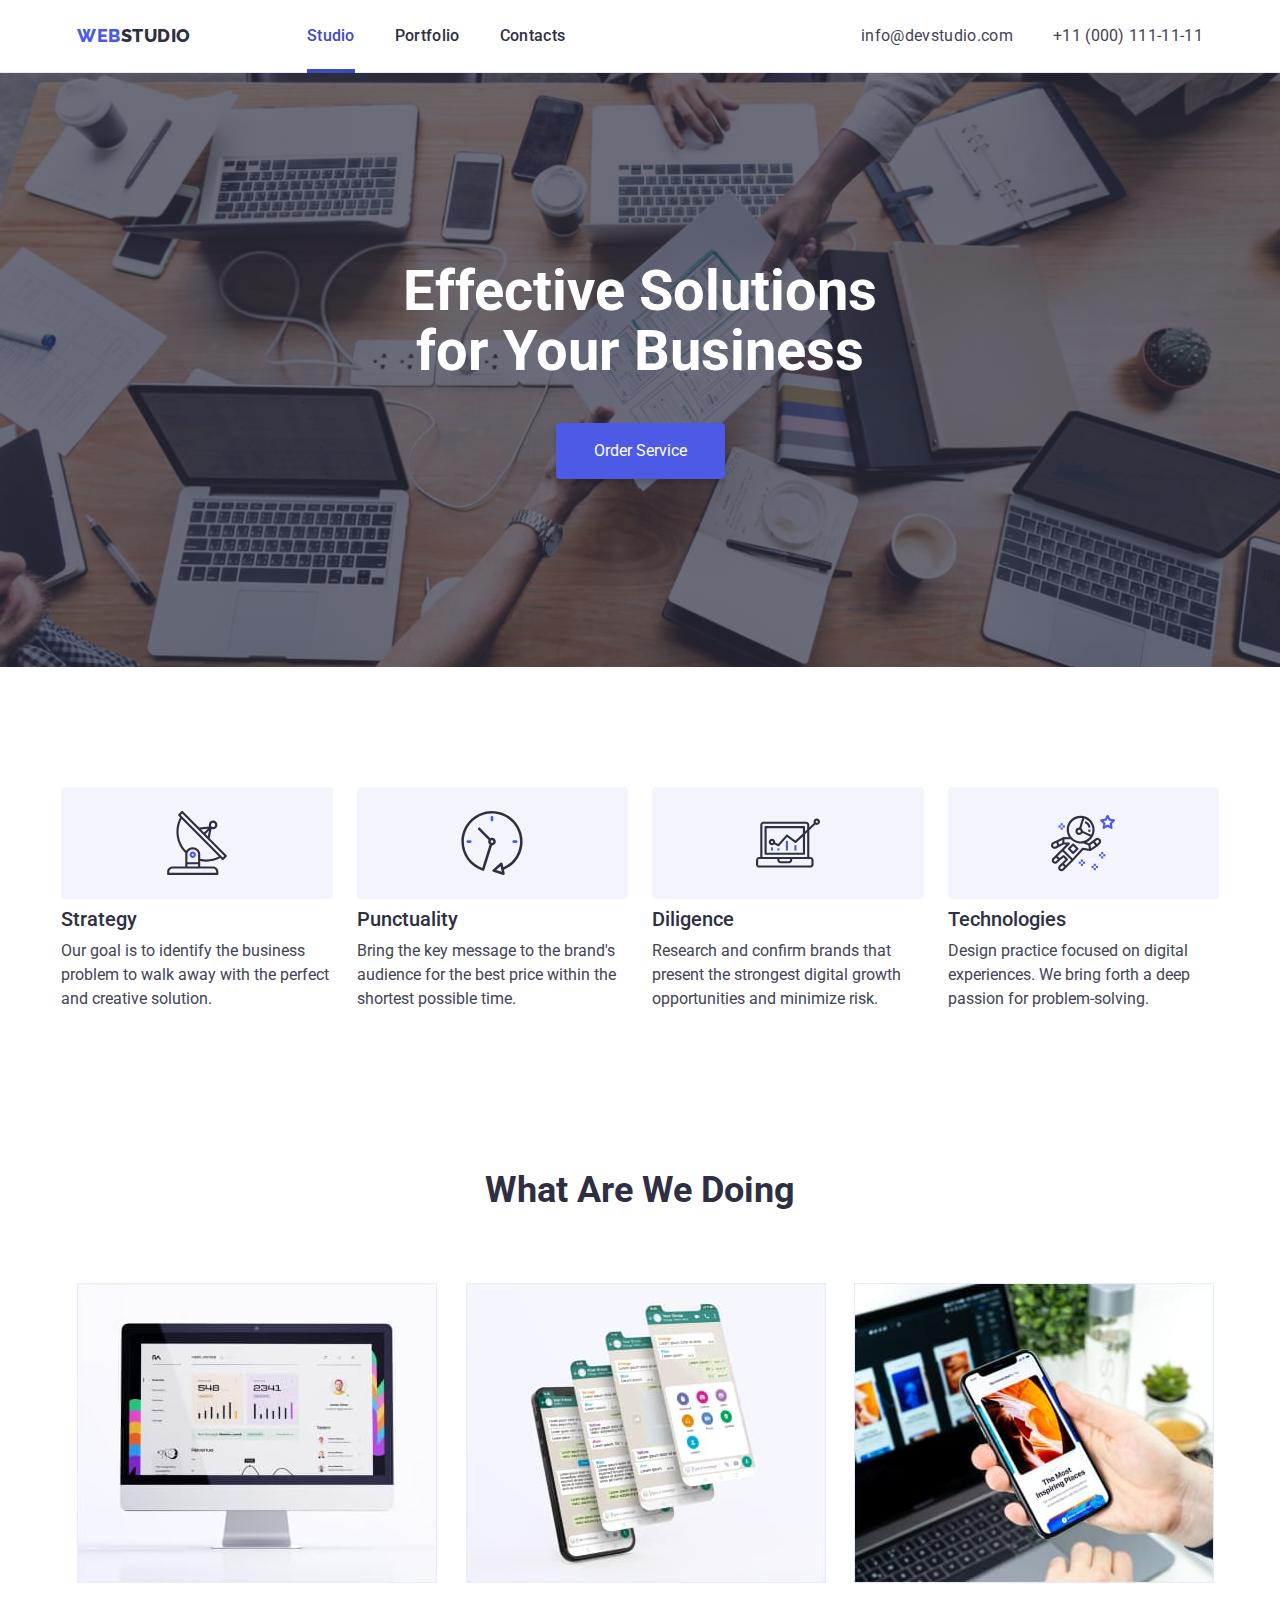
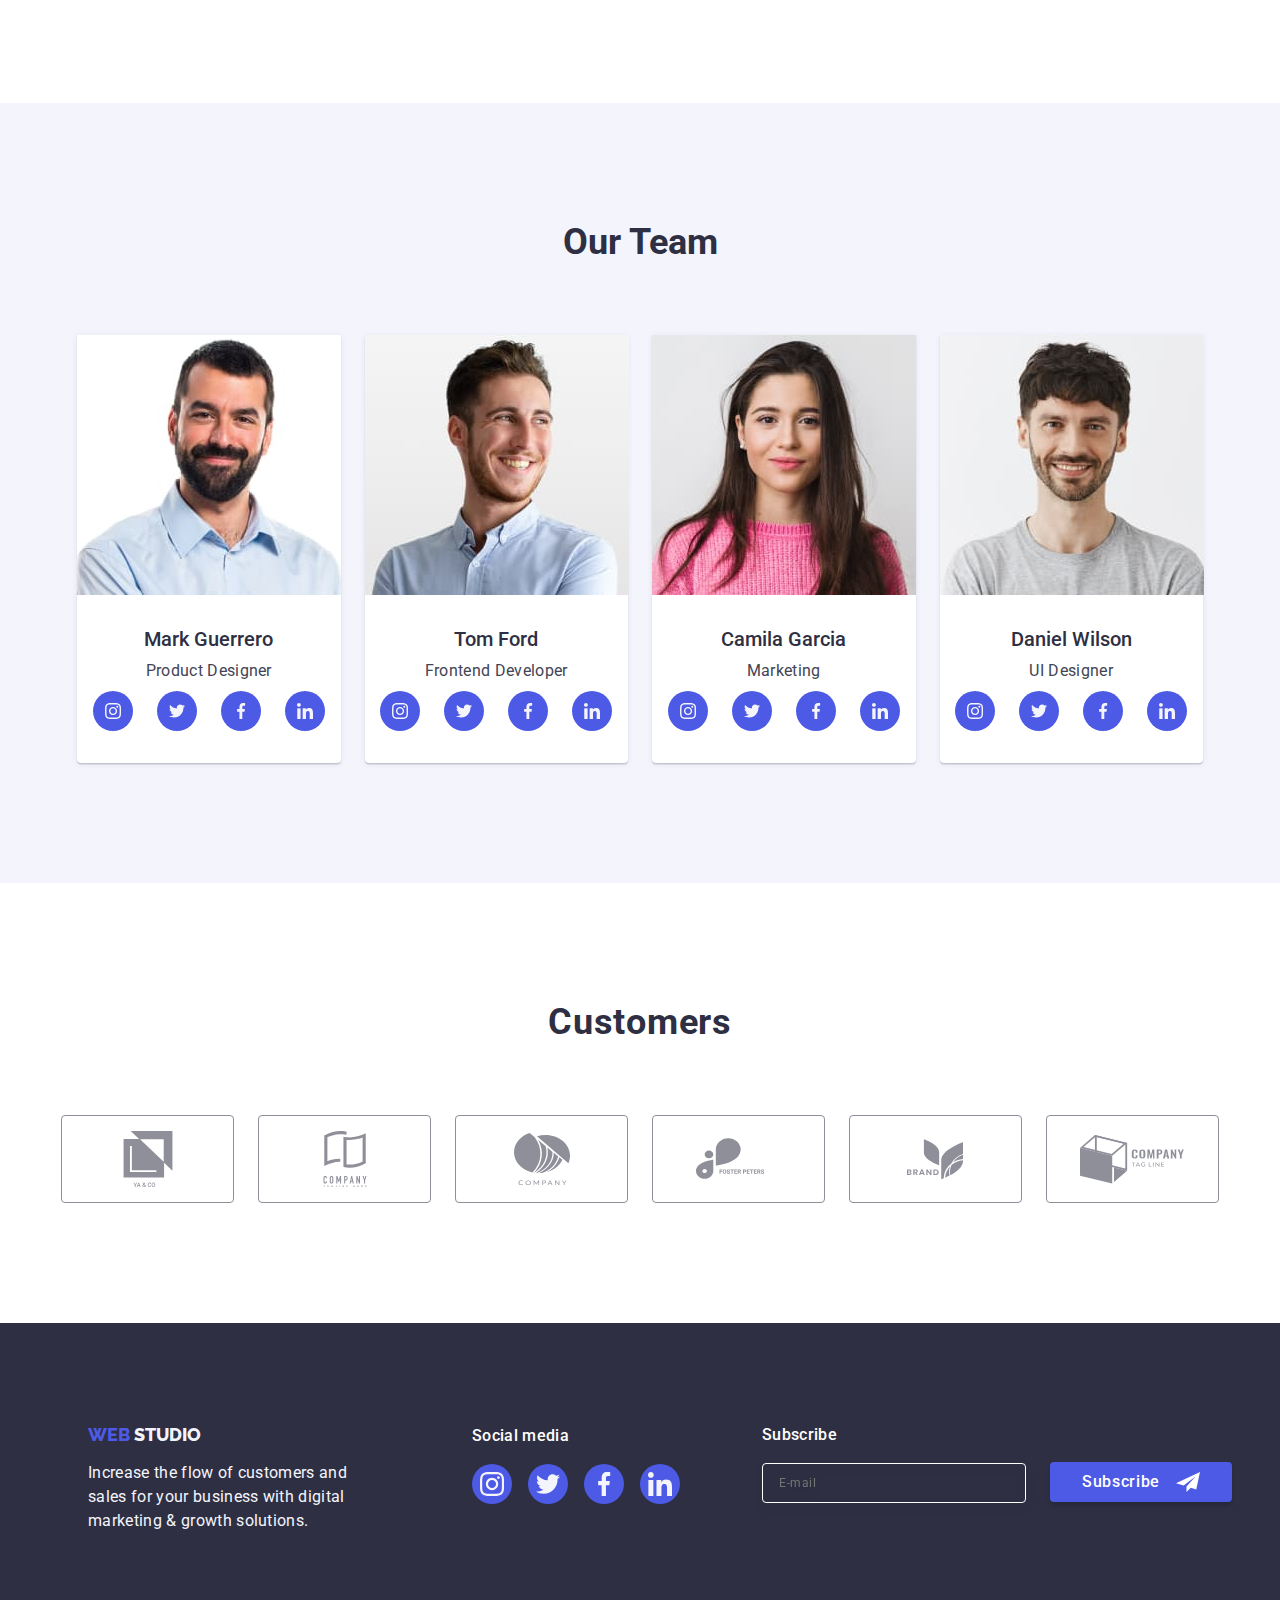
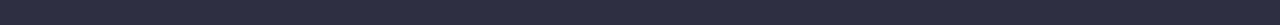
<file: index.html>
<!DOCTYPE html>
<html lang="en">
  <head>
    <meta charset="UTF-8" />
    <meta http-equiv="X-UA-Compatible" content="IE=edge" />
    <meta name="viewport" content="width=device-width, initial-scale=1.0" />
    <title>Mainpage</title>
    <link
      rel="stylesheet"
      href="https://cdnjs.cloudflare.com/ajax/libs/modern-normalize/1.1.0/modern-normalize.min.css"
    />
    <link rel="preconnect" href="https://fonts.googleapis.com" />
    <link rel="preconnect" href="https://fonts.gstatic.com" crossorigin />
    <link
      href="https://fonts.googleapis.com/css2?family=Raleway:wght@800&amp;family=Roboto:wght@400;500;700;900&amp;display=swap"
      rel="stylesheet"
    />
    <link rel="stylesheet" href="./css/styles.css" />
  </head>

  <body>
    <header class="page_header">
      <div class="header_wrapper container">
        <nav class="page_navigation">
          <a class="logo link" href="./index.html">
            Web <span class="studio"> Studio </span></a
          >

          <ul class="menu list">
            <li class="li_studio">
              <a
                class="menu_link link active"
                href="./index.html"
                >Studio</a
              >
            </li>
            <li class="li_portfolio">
              <a class="menu_link link" href="./portfolio.html">Portfolio</a>
            </li>
            <li class="li_contacts">
              <a class="menu_link link" href="">Contacts</a>
            </li>
          </ul>
        </nav>

        <address class="address">
          <ul class="contacts list">
            <li>
              <a class="contacts_item link" href="mailto:info@devstudio.com"
                >info@devstudio.com</a
              >
            </li>
            <li>
              <a class="contacts_item link" href="tel:+110001111111"
                >+11 (000) 111-11-11</a
              >
            </li>
          </ul>
        </address>

        <button type="button" class="mobile-menu-open-btn js-open-menu">
          <svg class="mobile-menu-open-btn-icon" width="32" height="22">
            <use href="./images/icons.svg#icon-charm_menu-hamburger"></use>
          </svg>
        </button>


      </div>

      <div class="mobile-menu js-menu-container">
        <div class="container mobile-menu-container">

          <button class="mobile-menu-close-btn js-close-menu">
            <svg class="mobile-menu-close-icon" width="8px" height="8px">
              <use href="./images/icons.svg#icon-close-black"></use>
            </svg>
          </button>

          <ul class="mobile-menu-menu list">
            <li class="mobile-menu-li-studio">
              <a
                class="mobile-menu-menu-link link active"
                href="./index.html"
                >Studio</a
              >
            </li>
            <li class="mobile-menu-li-portfolio">
              <a class="mobile-menu-menu-link link" href="./portfolio.html">Portfolio</a>
            </li>
            <li class="mobile-menu-li-contacts">
              <a class="mobile-menu-menu-link link" href="">Contacts</a>
            </li>
          </ul>
        </nav>
        
        <div class="contacts-sicial-mobile-menu-wrapper">
        <address class="mobile-menu-mobile-menu-address">
          <ul class="mobile-menu-contacts list">
            <li>
              <a class="mobile-menu-contacts-item-tel link" href="tel:+110001111111"
                >+11 (000) 111-11-11</a
              >
            </li>
            <li>
              <a class="mobile-menu-contacts-item-mail link" href="mailto:info@devstudio.com"
                >info@devstudio.com</a
              >
            </li>
            
          </ul>
        </address>

        <ul class="mobile-menu-social list">
          <li class="mobile-menu-social">
            <a href="#" class="mobile-menu-social-link">
              <svg class="mobile-menu-social-icon" height="24" width="24" >
                <use href="./images/icons.svg#icon-instagram-2"></use>
              </svg>
            </a>
          </li>
          <li class="mobile-menu-social">
            <a href="#" class="mobile-menu-social-link">
              <svg class="mobile-menu-social-icon" width="24" height="24">
                <use href="./images/icons.svg#icon-twitter-1"></use>
              </svg>
            </a>
          </li>
          <li class="mobile-menu-social">
            <a href="#" class="mobile-menu-social-link">
              <svg class="mobile-menu-social-icon" width="24" height="24">
                <use href="./images/icons.svg#icon-facebook-1"></use>
              </svg>
            </a>
          </li>
          <li class="mobile-menu-social">
            <a href="#" class="mobile-menu-social-link">
              <svg class="mobile-menu-social-icon" width="24" height="24">
                <use href="./images/icons.svg#icon-linkedin-1"></use>
              </svg>
            </a>
          </li>
        </ul>
      </div>
                </div>
      </div>



    </header>

    <main>
      <section class="first_section">
        <div class="content_wrapper container">
          <p class="content_title">Effective Solutions for Your Business</p>
          <button class="content_button" type="button" data-modal-open>
            Order Service
          </button>
        </div>
      </section>

      <section class="second_section">
        <div class="features_wrapper container">
          <h2 hidden class="hidden_features">features</h2>
          <ul class="features_list list">
            <li class="features_column">
              <div class="features_image">
                <svg
                  class="features_icon"
                  aria-label="antenna icon"
                  width="64"
                  height="64"
                >
                  <use href="./images/icons.svg#icon-antenna-1"></use>
                </svg>
              </div>
              <h3 class="features_header">Strategy</h3>
              <p class="features_text">
                Our goal is to identify the business problem to walk away with
                the perfect and creative solution.
              </p>
            </li>

            <li class="features_column">
              <div class="features_image">
                <svg
                  class="features_icon"
                  aria-label="clock icon"
                  width="64"
                  height="64"
                >
                  <use href="./images/icons.svg#icon-clock-1"></use>
                </svg>
              </div>
              <h3 class="features_header">Punctuality</h3>
              <p class="features_text">
                Bring the key message to the brand's audience for the best price
                within the shortest possible time.
              </p>
            </li>

            <li class="features_column">
              <div class="features_image">
                <svg
                  class="features_icon"
                  aria-label="diagram icon"
                  width="64"
                  height="64"
                >
                  <use href="./images/icons.svg#icon-diagram-1"></use>
                </svg>
              </div>
              <h3 class="features_header">Diligence</h3>
              <p class="features_text">
                Research and confirm brands that present the strongest digital
                growth opportunities and minimize risk.
              </p>
            </li>

            <li class="features_column">
              <div class="features_image">
                <svg
                  class="features_icon"
                  aria-label="astronaut icon"
                  width="64"
                  height="64"
                >
                  <use href="./images/icons.svg#icon-astronaut-1"></use>
                </svg>
              </div>
              <h3 class="features_header">Technologies</h3>
              <p class="features_text">
                Design practice focused on digital experiences. We bring forth a
                deep passion for problem-solving.
              </p>
            </li>
          </ul>
        </div>
      </section>

      <section class="third_section">
        <div class="third_section_content_wrapper container">
        <h2 class="third_section_header">What are we doing</h2>

        <ul class="pictures list container">
            <li class="picture">
                <img
                        src="./images/rectangle711.jpg"
                        alt="monitor"
                        width="360"
                        height="300"
                />
            </li>
            <li class="picture">
                <img
                        src="./images/rectangle712.jpg"
                        alt="chat"
                        width="360"
                        height="300"
                />
            </li>
            <li class="picture">
                <img
                        src="./images/rectangle713.jpg"
                        alt="mobile"
                        width="360"
                        height="300"
                />
            </li>
        </ul>
    </div>

    </section>


       <section class="fourth_section">
        <div class="fourth_section_content_wrapper container">
          <h2 class="team_header">Our Team</h2>

          <ul class="team list">
            <li class="members">
              <img
                src="./images/img1.jpg"
                alt="Mark Guerrero"
                width="264"
                height="260"
              />
              <div class="card_caption">
                <h3 class="member_name">Mark Guerrero</h3>
                <p class="profession">Product Designer</p>
                <ul class="social_list list">
                  <li class="social_list_item">
                    <a href="" class="social_list_link">
                      <svg
                        class="social_list_icon"
                        aria-label="instagram icon"
                        width="16"
                        height="16"
                      >
                        <use href="./images/icons.svg#icon-instagram-2"></use>
                      </svg>
                    </a>
                  </li>
                  <li class="social_list_item">
                    <a href="" class="social_list_link">
                      <svg
                        class="social_list_icon"
                        aria-label="twitter icon"
                        width="16"
                        height="16"
                      >
                        <use href="./images/icons.svg#icon-twitter-1"></use>
                      </svg>
                    </a>
                  </li>
                  <li class="social_list_item">
                    <a href="" class="social_list_link">
                      <svg
                        class="social_list_icon"
                        aria-label="facebook icon"
                        width="16"
                        height="16"
                      >
                        <use href="./images/icons.svg#icon-facebook-1"></use>
                      </svg>
                    </a>
                  </li>
                  <li class="social_list_item">
                    <a href="" class="social_list_link">
                      <svg
                        class="social_list_icon"
                        aria-label="linkedin icon"
                        width="16"
                        height="16"
                      >
                        <use href="./images/icons.svg#icon-linkedin-1"></use>
                      </svg>
                    </a>
                  </li>
                </ul>
              </div>
            </li>
            <li class="members">
              <img
                src="./images/img2.jpg"
                alt="Tom Ford"
                width="264"
                height="260"
              />
              <div class="card_caption">
                <h3 class="member_name">Tom Ford</h3>
                <p class="profession">Frontend Developer</p>
                <ul class="social_list list">
                  <li class="social_list_item">
                    <a href="" class="social_list_link">
                      <svg
                        class="social_list_icon"
                        aria-label="instagram icon"
                        width="16"
                        height="16"
                      >
                        <use href="./images/icons.svg#icon-instagram-2"></use>
                      </svg>
                    </a>
                  </li>
                  <li class="social_list_item">
                    <a href="" class="social_list_link">
                      <svg
                        class="social_list_icon"
                        aria-label="twitter icon"
                        width="16"
                        height="16"
                      >
                        <use href="./images/icons.svg#icon-twitter-1"></use>
                      </svg>
                    </a>
                  </li>
                  <li class="social_list_item">
                    <a href="" class="social_list_link">
                      <svg
                        class="social_list_icon"
                        aria-label="facebook icon"
                        width="16"
                        height="16"
                      >
                        <use href="./images/icons.svg#icon-facebook-1"></use>
                      </svg>
                    </a>
                  </li>
                  <li class="social_list_item">
                    <a href="" class="social_list_link">
                      <svg
                        class="social_list_icon"
                        aria-label="linkedin icon"
                        width="16"
                        height="16"
                      >
                        <use href="./images/icons.svg#icon-linkedin-1"></use>
                      </svg>
                    </a>
                  </li>
                </ul>
              </div>
            </li>
            <li class="members">
              <img
                src="./images/img3.jpg"
                alt="Camila Garcia"
                width="264"
                height="260"
              />
              <div class="card_caption">
                <h3 class="member_name">Camila Garcia</h3>
                <p class="profession">Marketing</p>
                <ul class="social_list list">
                  <li class="social_list_item">
                    <a href="" class="social_list_link">
                      <svg
                        class="social_list_icon"
                        aria-label="instagram icon"
                        width="16"
                        height="16"
                      >
                        <use href="./images/icons.svg#icon-instagram-2"></use>
                      </svg>
                    </a>
                  </li>
                  <li class="social_list_item">
                    <a href="" class="social_list_link">
                      <svg
                        class="social_list_icon"
                        aria-label="twitter icon"
                        width="16"
                        height="16"
                      >
                        <use href="./images/icons.svg#icon-twitter-1"></use>
                      </svg>
                    </a>
                  </li>
                  <li class="social_list_item">
                    <a href="" class="social_list_link">
                      <svg
                        class="social_list_icon"
                        aria-label="facebook icon"
                        width="16"
                        height="16"
                      >
                        <use href="./images/icons.svg#icon-facebook-1"></use>
                      </svg>
                    </a>
                  </li>
                  <li class="social_list_item">
                    <a href="" class="social_list_link">
                      <svg
                        class="social_list_icon"
                        aria-label="linkedin icon"
                        width="16"
                        height="16"
                      >
                        <use href="./images/icons.svg#icon-linkedin-1"></use>
                      </svg>
                    </a>
                  </li>
                </ul>
              </div>
            </li>
            <li class="members">
              <img
                src="./images/img4.jpg"
                alt="Daniel Wilson"
                width="264"
                height="260"
              />
              <div class="card_caption">
                <h3 class="member_name">Daniel Wilson</h3>
                <p class="profession">UI Designer</p>
                <ul class="social_list list">
                  <li class="social_list_item">
                    <a href="" class="social_list_link">
                      <svg
                        class="social_list_icon"
                        aria-label="instagram icon"
                        width="16"
                        height="16"
                      >
                        <use href="./images/icons.svg#icon-instagram-2"></use>
                      </svg>
                    </a>
                  </li>
                  <li class="social_list_item">
                    <a href="" class="social_list_link">
                      <svg
                        class="social_list_icon"
                        aria-label="twitter icon"
                        width="16"
                        height="16"
                      >
                        <use href="./images/icons.svg#icon-twitter-1"></use>
                      </svg>
                    </a>
                  </li>
                  <li class="social_list_item">
                    <a href="" class="social_list_link">
                      <svg
                        class="social_list_icon"
                        aria-label="facebook icon"
                        width="16"
                        height="16"
                      >
                        <use href="./images/icons.svg#icon-facebook-1"></use>
                      </svg>
                    </a>
                  </li>
                  <li class="social_list_item">
                    <a href="" class="social_list_link">
                      <svg
                        class="social_list_icon"
                        aria-label="linkedin icon"
                        width="16"
                        height="16"
                      >
                        <use href="./images/icons.svg#icon-linkedin-1"></use>
                      </svg>
                    </a>
                  </li>
                </ul>
              </div>
            </li>
          </ul>
        </div>
      </section>

      <section class="fifth_section">
        <div class="customers_wrapper container">
          <h2 class="customers_header">Customers</h2>
          <ul class="customers_list list">
            <li class="customer">
              <a class="customer_link link" href="#">
                <svg
                  class="customer_icon"
                  aria-label="company logo"
                  width="104"
                  height="56"
                >
                  <use href="./images/icons.svg#icon-group"></use>
                </svg>
              </a>
            </li>

            <li class="customer">
              <a class="customer_link link" href="#">
                <svg
                  class="customer_icon"
                  aria-label="company logo"
                  width="104"
                  height="56"
                >
                  <use href="./images/icons.svg#icon-group-1"></use>
                </svg>
              </a>
            </li>

            <li class="customer">
              <a class="customer_link link" href="#">
                <svg
                  class="customer_icon"
                  aria-label="company logo"
                  width="104"
                  height="56"
                >
                  <use href="./images/icons.svg#icon-group-2"></use>
                </svg>
              </a>
            </li>

            <li class="customer">
              <a class="customer_link link" href="#">
                <svg
                  class="customer_icon"
                  aria-label="company logo"
                  width="84px"
                  height="41px"
                >
                  <use href="./images/icons.svg#icon-group-3"></use>
                </svg>
              </a>
            </li>

            <li class="customer">
              <a class="customer_link link" href="#">
                <svg
                  class="customer_icon"
                  aria-label="company logo"
                  width="104"
                  height="56"
                >
                  <use href="./images/icons.svg#icon-group-4"></use>
                </svg>
              </a>
            </li>

            <li class="customer">
              <a class="customer_link link" href="#">
                <svg
                  class="customer_icon"
                  aria-label="company logo"
                  width="104"
                  height="56"
                >
                  <use href="./images/icons.svg#icon-group-5"></use>
                </svg>
              </a>
            </li>
          </ul>
        </div>
      </section> 
    </main>

    <footer class="footer">
      <div class="footer_wrapper container">



<div class="logo-social-footer-wrapper">

        <div class="footer_logo_paragraf_wrapper">
          <a class="logo_footer link" href="./index.html">
            Web <span class="studio_footer">Studio</span></a
          >

          <p class="footer_text">
            Increase the flow of customers and sales for your business with
            digital marketing & growth solutions.
          </p>
        </div>

        <div class="footer_social_wrapper">
          <p class="footer_social_header">Social media</p>
          <ul class="footer_social list">
            <li class="social">
              <a href="#" class="footer_social_link">
                <svg class="footer_social_icon" height="24" width="24" >
                  <use href="./images/icons.svg#icon-instagram-2"></use>
                </svg>
              </a>
            </li>
            <li class="social">
              <a href="#" class="footer_social_link">
                <svg class="footer_social_icon" width="24" height="24">
                  <use href="./images/icons.svg#icon-twitter-1"></use>
                </svg>
              </a>
            </li>
            <li class="social">
              <a href="#" class="footer_social_link">
                <svg class="footer_social_icon" width="24" height="24">
                  <use href="./images/icons.svg#icon-facebook-1"></use>
                </svg>
              </a>
            </li>
            <li class="social">
              <a href="#" class="footer_social_link">
                <svg class="footer_social_icon" width="24" height="24">
                  <use href="./images/icons.svg#icon-linkedin-1"></use>
                </svg>
              </a>
            </li>
          </ul>
        </div>

       </div>



        
        <div class="footer-form-label-wrapper">
          <div class="decription-form-wrapper">
            <p class="footer-form-description">Subscribe</p>
            <form class="footer-form">
            <label class="footer-form-label">
            <input 
              type="email" 
              class="footer-form-input" 
              name="user-email" 
              placeholder="E-mail"
              />
            </label> 
          </div>
        
          <button type="submit" class="footer-subscribe-button">Subscribe
            <svg class="subscribe-button-icon" width="24" height="24"><use href="./images/icons.svg#icon-icon-send"></use></svg> 
          </button>
        
        </form>
      </div>

      </div>
    </footer>

    <div
      class="backdrop is-hidden"
      data-modal
      style="
        position: fixed;
        width: 100%;
        height: 100%;
        background-color: beige;
        top: 0;
        left: 0;
        background-color: rgba(46, 47, 66, 0.4);
        transition: opacity 250ms cubic-bezier(0.4, 0, 0.2, 1),
          visibility 250ms cubic-bezier(0.4, 0, 0.2, 1);
      "
    > 
      <div class="modal">
        <button type="button" class="modal-close-btn" data-modal-close>
          <svg class="icon-close-modal" width="8" height="8">
            <use href="./images/icons.svg#icon-close-black"></use>
          </svg>
        </button>
        <p class="modal-paragraph">Leave your contacts and we will call you back</p>

        <form class="modal-contact-form">

          
            <div class="form-wrapper">
              <label for="user-name" class="form-description">Name</label>
              <div class="input-icon-wrapper">
                <input 
                   id="user-name"
                   type="text" 
                   class="form-input" 
                   name="user-name"
                   required
                   pattern="[a-zA-Za-ľščťžýáíéäňúô]" 
                   >
                    <svg class="input-icon" width="18" height="24">
                    <use class="form-input-icon" href="./images/icons.svg#icon-Vector-4"></use>
                  </svg> 
                </div>
                  
            </div>
            
        
          
          <div class="form-wrapper">
            <label for="user-phone" class="form-description">Phone</label>
            <div class="input-icon-wrapper">
            <input 
            id="user-phone"
            type="tel" 
            class="form-input" 
            name="user-phone" 
            required
            pattern="[0-9]{3}-[0-9]{3}-[0-9]{2}-[0-9]{2}"
            />
            <svg class="input-icon" width="18" height="24"><use class="form-input-icon" href="./images/icons.svg#icon-Vector-3"></use></svg> 
          </div>
          </div>
          
        
          
            <div class="form-wrapper">
              <label for="user-email" class="form-description">Email</label>
              <div class="input-icon-wrapper">
              <input 
                  id="user-email"
                  type="text" 
                  class="form-input" 
                  name="user-email" 
                />
                <svg class="input-icon" width="18" height="24"><use class="form-input-icon" href="./images/icons.svg#icon-Vector-2"></use></svg>
              </div>
            </div>
            

            
              <div class="form-comment-wrapper">
                <label for="user-comment" class="form-description">Comment</label>
                <textarea 
                    id="user-comment"
                    class="form-comment" 
                    name="user-comment" 
                    placeholder="Text input">
                  </textarea>
                    
              </div>
              

              <div class="form-field-checkbox">
                <input class="form-checkbox visually-hidden" 
                id="user-privacy"
                type="checkbox" 
                name="user-privacy" 
                required
                value="true"
                />
                <label class="checkbox-label"
                for="user-privacy"
                >
                <span class="span-checkbox"><svg  class="form-own-checkbox" width="10" height="8">
                    <use class="form-icon-checkmark" href="./images/icons.svg#icon-checkmark"></use>
                    </svg>
               </span>I accept the terms and conditions of the <a class="privacy-policy" href=""> Privacy Policy</a>
              </label>
                 
              </div>

          <button type="submit" class="form-submit-button">Send</button>
        </form>

      </div> 
    </div> 

    <script src="./js/modal.js"></script>
    <script src="./js/mobile-menu.js"></script>
  </body>
</html>
</file>
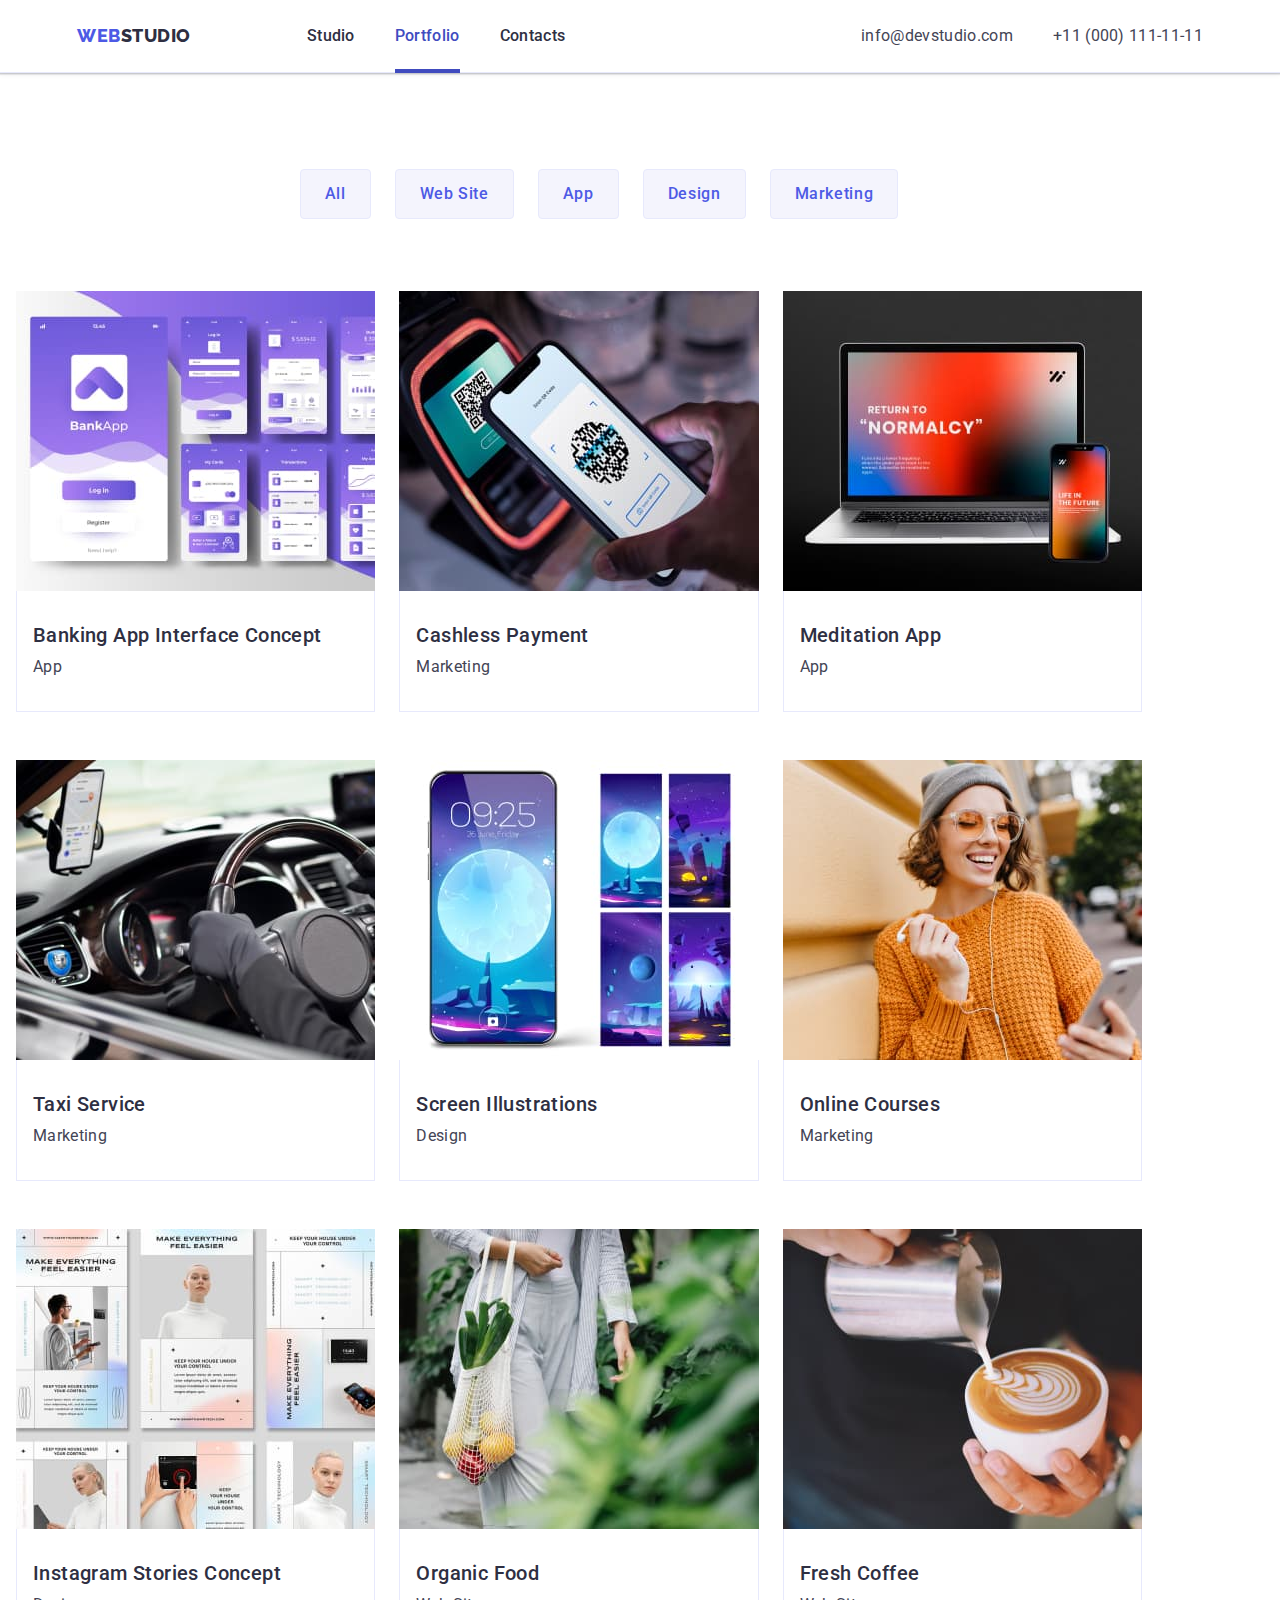
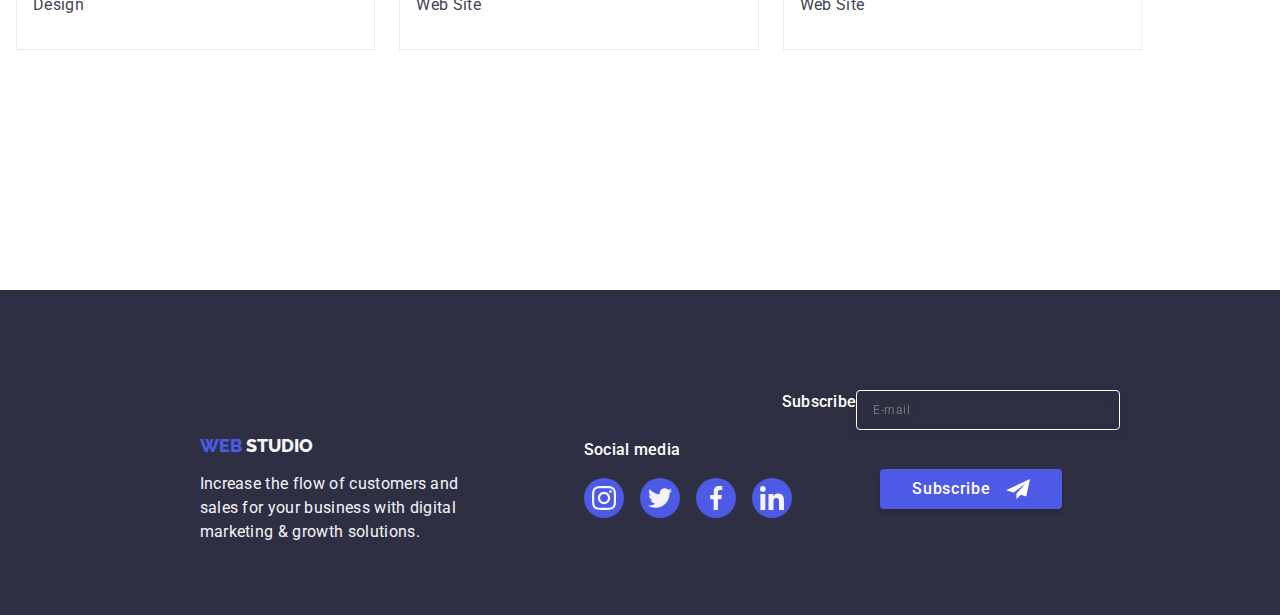
<file: portfolio.html>
<!DOCTYPE html>
<html lang="en">

<head>
    <meta charset="UTF-8">
    <meta http-equiv="X-UA-Compatible" content="IE=edge">
    <meta name="viewport" content="width=device-width, initial-scale=1.0">
    <title>Portfolio</title>
    <link rel="stylesheet" href="https://cdnjs.cloudflare.com/ajax/libs/modern-normalize/1.1.0/modern-normalize.min.css">
    
        <link rel="preconnect" href="https://fonts.googleapis.com">
        <link rel="preconnect" href="https://fonts.gstatic.com" crossorigin>
        <link 
           href="https://fonts.googleapis.com/css2?family=Raleway:wght@800&amp;family=Roboto:wght@400;500;700;900&amp;display=swap" 
           rel="stylesheet">
           <link rel="stylesheet" href="./css/styles.css">

</head>
 
<body>
  
  <header class="page_header">
    <div class="header_wrapper container">
    <nav class="page_navigation">
        <a class="logo link" href="./index.html"
        > Web <span class="studio"> Studio </span></a>


        <ul class="menu list">
            <li><a class="menu_link link" href="./index.html">Studio</a></li>
            <li><a class="menu_link link active" href="./portfolio.html">Portfolio</a></li>
            <li><a class="menu_link link" href="">Contacts</a></li>
        </ul>
    </nav>

    <address class="address">
        <ul class="contacts list">
            <li>
                <a class="contacts_item link" href="mailto:info@devstudio.com"
                >info@devstudio.com</a
                >
            </li>
            <li>
                <a class="contacts_item link" href="tel:+110001111111"
                >+11 (000) 111-11-11</a
                >
            </li>
        </ul>
    </address>
</div>
</header>


  <main>
    <section class="main_section">
    <div class="main_section_content_wrapper container">
      
      <h1 hidden class="main">content</h1>
      <ul class="filters list">
           <li>
             <button class="filters_btn" type="button">All</button>
           </li> 
           <li>
             <button class="filters_btn" type="button">Web Site</button>
           </li> 
           <li>
             <button class="filters_btn" type="button">App</button>
            </li> 
           <li>
             <button class="filters_btn" type="button">Design</button>
            </li> 
           <li>
             <button class="filters_btn" type="button">Marketing</button>
            </li>  
            
      </ul>
     

 

     
      <ul class="cards list">
        <li class="card">
          <a class="card_link link" href="">
            <div class="wrapper_overlay"> 
            <img src="./images/bankingappinterfaceconcept.jpg" alt="bank app" width="360" height="300">
            <p class="overlay">14 Stylish and User-Friendly App Design Concepts · Task Manager App · Calorie Tracker App · Exotic Fruit Ecommerce App · Cloud Storage App</p>
          </div>
          <div class="card_caption_portfolio">
            <h2 class="card_header">Banking App Interface Concept</h2>
          <p class="card_text">App</p>
          </div>
          </a>
        </li>

        <li class="card">
          <a class="card_link link" href="">
            <div class="wrapper_overlay"> 
            <img src="./images/cashlesspayment.jpg" alt="terminal" width="360" height="300">
            <p class="overlay">14 Stylish and User-Friendly App Design Concepts · Task Manager App · Calorie Tracker App · Exotic Fruit Ecommerce App · Cloud Storage App</p>
          </div>
          <div class="card_caption_portfolio">
            <h2 class="card_header">Cashless Payment</h2>
          <p class="card_text">Marketing</p>
          </div>
         </a>
        </li>

        <li class="card">
          <a class="card_link link" href="">
            <div class="wrapper_overlay">
            <img src="./images/meditationapp.jpg" alt="normalcy" width="360" height="300">
            <p class="overlay">14 Stylish and User-Friendly App Design Concepts · Task Manager App · Calorie Tracker App · Exotic Fruit Ecommerce App · Cloud Storage App</p>
          </div>
          <div class="card_caption_portfolio">
            <h2 class="card_header">Meditation App</h2>
          <p class="card_text">App</p>
          </div>
        </a>
        </li>
        
        
        <li class="card">
          <a class="card_link link" href="">
            <div class="wrapper_overlay">
            <img src="./images/taxiservice.jpg" alt="taxi" width="360" height="300">
            <p class="overlay">14 Stylish and User-Friendly App Design Concepts · Task Manager App · Calorie Tracker App · Exotic Fruit Ecommerce App · Cloud Storage App</p>
          </div>
          <div class="card_caption_portfolio">
            <h2 class="card_header">Taxi Service</h2>
          <p class="card_text">Marketing</p>
          </div>
        </a>
        </li>

        <li class="card">
          <a class="card_link link" href="">
            <div class="wrapper_overlay">
            <img src="./images/screenillustrations.jpg" alt="moon" width="360" height="300">
            <p class="overlay">14 Stylish and User-Friendly App Design Concepts · Task Manager App · Calorie Tracker App · Exotic Fruit Ecommerce App · Cloud Storage App</p>
          </div>
          <div class="card_caption_portfolio">
            <h2 class="card_header">Screen Illustrations</h2>
          <p class="card_text">Design</p>
          </div>
        </a>
        </li>

        <li class="card">
          <a class="card_link link" href="">
            <div class="wrapper_overlay">
            <img src="./images/onlinecourses.jpg" alt="girl" width="360" height="300">
            <p class="overlay">14 Stylish and User-Friendly App Design Concepts · Task Manager App · Calorie Tracker App · Exotic Fruit Ecommerce App · Cloud Storage App</p>
          </div>
          <div class="card_caption_portfolio">
            <h2 class="card_header">Online Courses</h2>
          <p class="card_text">Marketing</p>
          </div>
          </a>
        </li>
      
        
        <li class="card">
          <a class="card_link link" href="">
            <div class="wrapper_overlay">
            <img src="./images/instagramstoriesconcept.jpg" alt="instastories" width="360" height="300">
            <p class="overlay">14 Stylish and User-Friendly App Design Concepts · Task Manager App · Calorie Tracker App · Exotic Fruit Ecommerce App · Cloud Storage App</p>
          </div>
          <div class="card_caption_portfolio">
            <h2 class="card_header">Instagram Stories Concept</h2>
          <p class="card_text">Design</p>
          </div>
          </a>
        </li>

        <li class="card">
          <a class="card_link link" href="">
            <div class="wrapper_overlay">
            <img src="./images/organicfood.jpg" alt="grocery" width="360" height="300">
            <p class="overlay">14 Stylish and User-Friendly App Design Concepts · Task Manager App · Calorie Tracker App · Exotic Fruit Ecommerce App · Cloud Storage App</p>
          </div>
          <div class="card_caption_portfolio">
            <h2 class="card_header">Organic Food</h2>
          <p class="card_text">Web Site</p>
          </div>
          </a>
        </li>

        <li class="card">
          <a class="card_link link" href="">
            <div class="wrapper_overlay">
            <img src="./images/freshcoffee.jpg" alt="coffe" width="360" height="300">
            <p class="overlay">14 Stylish and User-Friendly App Design Concepts · Task Manager App · Calorie Tracker App · Exotic Fruit Ecommerce App · Cloud Storage App</p>
          </div>
          <div class="card_caption_portfolio">
            <h2 class="card_header">Fresh Coffee</h2>
          <p class="card_text">Web Site</p>
          </div>
          </a>
        </li>
      
      

      </ul>
    </div>  
    
    </section>
  </main>

  <footer class="footer">
    <div class="footer_wrapper container">
      <div class="footer_logo_paragraf_wrapper">
        <a class="logo_footer link" href="./index.html">
          Web <span class="studio_footer">Studio</span></a
        >

        <p class="footer_text">
          Increase the flow of customers and sales for your business with
          digital marketing & growth solutions.
        </p>
      </div>

      <div class="footer_social_wrapper">
        <p class="footer_social_header">Social media</p>
        <ul class="footer_social list">
          <li class="social">
            <a href="#" class="footer_social_link">
              <svg class="footer_social_icon" height="24" width="24" >
                <use href="./images/icons.svg#icon-instagram-2"></use>
              </svg>
            </a>
          </li>
          <li class="social">
            <a href="#" class="footer_social_link">
              <svg class="footer_social_icon" width="24" height="24">
                <use href="./images/icons.svg#icon-twitter-1"></use>
              </svg>
            </a>
          </li>
          <li class="social">
            <a href="#" class="footer_social_link">
              <svg class="footer_social_icon" width="24" height="24">
                <use href="./images/icons.svg#icon-facebook-1"></use>
              </svg>
            </a>
          </li>
          <li class="social">
            <a href="#" class="footer_social_link">
              <svg class="footer_social_icon" width="24" height="24">
                <use href="./images/icons.svg#icon-linkedin-1"></use>
              </svg>
            </a>
          </li>
        </ul>
      </div>
      
      <div class="footer-form-label-wrapper">
        <p class="footer-form-description">Subscribe</p>
        <form class="footer-form">
        <label class="footer-form-label">
        <input 
            type="email" 
            class="footer-form-input" 
            name="user-email" 
            placeholder="E-mail"
            />
          </label> 

      
        <button type="submit" class="footer-subscribe-button">Subscribe
          <svg class="subscribe-button-icon" width="24" height="24"><use href="./images/icons.svg#icon-icon-send"></use></svg> 
        </button>
      
      </form>
    </div>

    </div>
  </footer>

  
</body>
</html>
</file>
<file: css/styles.css>
* {
    box-sizing: border-box;
}


body {
    color: #434455;
    background-color: #FFFFFF;
    font-family: "Roboto", sans-serif;

}

.list {
    list-style: none;
}

.link {
    text-decoration: none;
}

button {
    cursor: pointer;
}

:root {
    background-color: #2E2F42;
}

h1,
h2,
h3,
h4,
p {
    margin-top: 0;
    margin-bottom: 0;
    margin-left: 0;
}


ul,
ol {
    margin-top: 0;
    margin-bottom: 0;
}

img {
    display: block;
}



/*=======================COMMON HEADER====================*/




.logo {
    font-family: "Raleway", sans-serif;
    font-weight: 800;
    font-size: 18px;
    line-height: 1.17;
    letter-spacing: 0.03em;
    text-transform: uppercase;
    color: #4d5ae5;
    display: flex; 
}


.studio {
    font-family: "Raleway", sans-serif;
    font-weight: 800;
    font-size: 18px;
    line-height: 1.17;
    letter-spacing: 0.03em;
    text-transform: uppercase;
    color: #2E2F42;
    display: inline-block; 
    margin-right: 76px;
}


.menu_link {
    font-family: "Roboto", sans-serif;
    font-weight: 500;
    font-size: 16px;
    line-height: 1.5;
    letter-spacing: 0.02em;
    color: #2E2F42;
    display: block;
    position: relative;
    transition: color 250ms cubic-bezier(0.4, 0, 0.2, 1);
}



.menu_link.active:before {
    visibility: visible;
    transform: scaleX(1);
}

.menu_link.active {
    color: #404BBF;
}

.menu_link:before {
    content: "";
    position: absolute;
    bottom: -2px;
    left: 0;
    width: 100%;
    height: 4px;
    background-color: #404bbf;
    visibility: hidden;
    transform: scaleX(0);

}

.menu_link:after {
    content: "";
    position: absolute;
    left: 0;
    bottom: -1px;
    height: 4px;
    background-color: #404bbf;
    border-radius: 2px;
    

}

.menu_link:hover:before {
    visibility: visible;
    transform: scaleX(1);
}

.menu_link:hover,
.menu_link:focus {
    color: #404bbf;
    transition-duration: 250ms;
    cubic-bezier(0.4, 0, 0.2, 1);
}


.adress {
    font-style: normal;
}

.contacts {
    font-family: "Roboto", sans-serif;
    font-style: normal;
    font-weight: 400;
    font-size: 16px;
    line-height: 1.5;
    letter-spacing: 0.02em;
    color: #434455;
}


.contacts_item {
    font-family: "Roboto", sans-serif;
    font-style: normal;
    font-weight: 400;
    font-size: 16px;
    line-height: 1.5;
    letter-spacing: 0.02em;
    color: #434455;
    transition: color 250ms cubic-bezier(0.4, 0, 0.2, 1);;
}

.contacts_item:hover,
.contacts_item:focus {
    color: #404bbf;
    transition-duration: 250ms;
    cubic-bezier(0.4, 0, 0.2, 1);
}





/*=======================COMMON HEADER====================*/









/* =======================MOBILE STYLES====================================== */


@media screen and (max-device-pixel-ratio: 1) and (max-width: 767px),
  screen and (max-resolution: 96dpi) and (max-width: 767px),
  screen and (max-resolution: 1dppx) and (max-width: 767px) {
  .hero {
    background-image: linear-gradient(
        rgba(46, 47, 66, 0.7),
        rgba(46, 47, 66, 0.7)
      ),
      url("../images/heroimagemobile.jpg");
  }
}
/* Mobile hero image 2px */
@media screen and (min-device-pixel-ratio: 2) and (max-width: 767px),
  screen and (min-resolution: 192dpi) and (max-width: 767px),
  screen and (min-resolution: 2dppx) and (max-width: 767px) {
  .hero {
    background-image: linear-gradient(
        rgba(46, 47, 66, 0.7),
        rgba(46, 47, 66, 0.7)
      ),
      url("../images/hero-mobile-428x432-2px_720.jpg");
  }
}

@media screen and (max-width:767px) {

    .page-header {
        border-bottom: 1px solid #e7e9fc
    }

    .container {
        width: 100%;
        margin-left: auto;
        margin-right: auto;
        align-items: center;
        padding-left: 15px;
        padding-right: 15px;
       
    }
    .menu {
        display: none;
    }

    .contacts {
        display: none;
    }
    
    .header_wrapper {
        
        display: flex;
        justify-content: space-between;
        align-items: center;
        padding-top: 25.5px;
        padding-bottom: 25.5px;
    }
    
    .mobile-menu-open-btn {
        border: none;
        background-color: transparent;
        padding-left: 0;
        padding-right: 0;
        line-height: 0;
    }
    .mobile-menu {
        position: fixed;
        top: 0;
        left: 0;
        width: 100%;
        height:100%;
        background-color: #ffffff;
        opacity: 0;
        visibility: hidden;
        pointer-events: none

    }
    
    .mobile-menu.is-open {
        opacity: 1;
        visibility: visible;
        pointer-events: auto;
    }
    
    .mobile-menu-container {
      position: relative;
      width: 100%;
      height:100%;
      background-color: #ffffff;
      padding-top: 80px;
      display: flex;
      flex-direction: column;
      justify-content: space-between; 
      align-items: flex-start;
    }
    
    .mobile-menu-close-btn {
        position: absolute;
        top: 24px;
        right: 24px;
        width: 24px;
        height: 24px;
        border-radius: 50%;
        border: 1px solid #2E2F42;
        display: flex;
        align-items: center;
        background-color: transparent;
    }
    
    .mobile-menu-open-btn-icon {
        stroke: #2E2F42;
    }

    .mobile-menu-menu {
        display: flex;
        flex-direction: column;
        gap: 40px;
        
    }
    

    .mobile-menu-menu-link {
        font-family: 'Roboto', sans-serif;
        font-style: normal;
        font-weight: 700;
        font-size: 36px;
        line-height: 40px;
        letter-spacing: 0.02em;
        text-transform: capitalize;
        color:  #2E2F42;  
    }

    .mobile-menu-menu-link:hover,
    .mobile-menu-menu-link:focus {
        color: #404bbf;
        transition-duration: 250ms;
        cubic-bezier(0.4, 0, 0.2, 1);
    }

    .contacts-sicial-mobile-menu-wrapper {
        max-width: 353px;
    }

    .mobile-menu-contacts {
        display: flex;
        flex-direction: column;
        gap: 40px;
        margin-bottom: 48px;
    }

   .mobile-menu-contacts-item-tel {
    font-family: 'Roboto';
    font-style: normal;
    font-weight: 700;
    font-size: 36px;
    line-height: 40px;
    letter-spacing: 0.02em;
    text-transform: capitalize;
    color: #4D5AE5;
    transition: color 250ms cubic-bezier(0.4, 0, 0.2, 1);
    
}


  .mobile-menu-contacts-item-mail {
   font-family: 'Roboto', sans-serif;
   font-style: normal;
   font-weight: 500;
   font-size: 20px;
   line-height: 24px;
   letter-spacing: 0.02em;
   color: #434455;
   }

   .contacts_item:hover,
   .contacts_item:focus {
    color: #404bbf;
    transition-duration: 250ms;
    cubic-bezier(0.4, 0, 0.2, 1);
    }

    .mobile-menu-social {
      display: flex;
      gap: 56px;
      height: 40px;
    }

    .mobile-menu-social-link {
        width: 40px;
        height: 40px;
        background-color: #4D5AE5;
        border-radius: 50%;
        display: flex;
        justify-content: center;
        align-items: center;
        transition: background-color 250ms cubic-bezier(0.4, 0, 0.2, 1);
       
       }
    

    .first_section {
        height: 432px; 
        background: #2E2F42;
        padding-top: 112px;
        padding-top: 112px;
        background-image: linear-gradient(rgba(46, 47, 66, 0.7), rgba(46, 47, 66, 0.7)),
         url(../images/heroimagemobile.jpg) ;
        background-size: cover;
        background-repeat: no-repeat;
        background-position: center;
        align-items: center;
        justify-content: center; 
        margin: auto;
    
    }
    
    .content_wrapper {
        display: flex;
        flex-direction: column;
        align-items: center;
        justify-content: center;
        
    }
    
    .content_title {
        font-family: 'Roboto', sans-serif;
        font-style: normal;
        font-weight: 700;
        font-size: 36px;
        line-height: 40px;
        text-align: center;
        letter-spacing: 0.02em;
        text-transform: capitalize;
        color: #ffffff;
        width: 320px;

    
    }
    
    .content_button {
        background: #4D5AE5;
        margin-top: 72px;
        box-shadow: 0px 4px 4px rgba(0, 0, 0, 0.15);
        border-radius: 4px;
        color: #ffffff;
        padding: 16px 32px;
        min-width: 169px;
        height: 56px;
        border: none;
        transition: background-color 250ms cubic-bezier(0.4, 0, 0.2, 1); 
    
    }
    
    
    .content_button:hover,
    .content_button:focus {
     background-color: #404BBF;
     transition-duration: 250ms;
     cubic-bezier(0.4, 0, 0.2, 1);
    } 

    .second_section {
        width: 100%;
        padding-top: 93px;
        padding-bottom: 30px;
    }
    
    
    .features_list {
        display: block;
        flex-direction:column;
        align-items: center;
        justify-content: center;
        padding: 0;
    }
    
    .features_column {
        width: 100%; 
    }
    
    .features_image {
       display: none;
    }
    
    .features_icon {
       display: none;
    
    }
    .features_wrapper {
        max-width: 428px;
    }
    
    .features_header {
        font-family: "Roboto", sans-serif;
        font-style: normal;
        font-weight: 700;
        font-size: 36px;
        line-height: 40px;
        text-align: center;
        letter-spacing: 0.02em;
        text-transform: capitalize;
        color: #2E2F42;
        margin-bottom: 8px;
    }
    
    .features_text {
        font-weight: 500;
        font-size: 16px;
        line-height: 24px;
        color: #434455;
        margin-bottom: 72px;
        letter-spacing: 0.02em;
    }

    .third_section {
        display: none;
    }


    .fourth_section {
        background-color: #f4f4fd;
        padding-top: 120px;
        padding-bottom: 30px;
    }

    .fourth_section_content_wrapper {
        max-width: 428px;
    }
    
    
    .team {
        display: flex;
        flex-direction: column;
        align-items: center;
        justify-content: center;
        gap: 0;
        margin-left: auto;
        margin-right: auto;
        padding: 0;
    
    }
    
    .members {
        background-color: #FFFFFF;
        box-shadow: 0px 1px 6px rgba(46, 47, 66, 0.08), 0px 1px 1px rgba(46, 47, 66, 0.16), 0px 2px 1px rgba(46, 47, 66, 0.08);
        border-radius: 0px 0px 4px 4px;
        width: 264px ;
        margin-bottom: 72px;
    }
    
    .team_header {
    
        font-style: normal;
        font-weight: 700;
        font-size: 36px;
        line-height: 1.11;
        text-align: center;
        text-transform: capitalize;
        color: #2e2f42;
        margin-bottom: 72px;
    }
    
    .member_name {
        font-family: "Roboto", sans-serif;
        font-weight: 500;
        font-size: 20px;
        line-height: 1.2;
        color: #2e2f42;
        margin-bottom: 8px;
        text-align: center;
    }
    
    .profession {
        font-family: "Roboto", sans-serif;
        font-style: normal;
        font-weight: 400;
        font-size: 16px;
        line-height: 1.5;
        letter-spacing: 0.02em;
        color: #434455;
        text-align: center;
        margin-bottom: 8px;
    
    
    }
    
    .card_caption{
        padding: 32px 0;
        align-items: center;
        justify-content: center;
        width: 264px;
    
        
    }
    
    .social_list {
        display:flex;
        justify-content: center;
        gap: 24px;
        padding-right: 16px;
        padding-left: 16px;
        transition: background-color 250ms cubic-bezier(0.4, 0, 0.2, 1);
    }
    
    .social_list_link {
     width: 40px;
     height: 40px;
     background-color: #4D5AE5;
     border-radius: 50%;
     display: flex;
     justify-content: center;
     align-items: center;
     transition: background-color 250ms cubic-bezier(0.4, 0, 0.2, 1);
    
    }
    
    .social_list_link:before {
        content: "";
        position: absolute;
        background-color: #404bbf;
        visibility: hidden;
    }
    
    .social_list_link:hover,
    .social_list_link:focus {
        background-color: #404bbf;
        transition-duration: 250ms;
        cubic-bezier(0.4, 0, 0.2, 1);
    }
    
    .social_list_item {
        transition: background-color 250ms cubic-bezier(0.4, 0, 0.2, 1);
    }
    
    .social_list_icon{
        width: 16px;
        height: 16px;
        fill: #f4f4fd;
    }

    .fifth_section {
        background-color: #FFFFFF;
        padding-top: 120px; 
        padding-bottom: 120px;
    }

    .customers_wrapper {
        align-items: center;
        justify-content: center;
        margin-left: auto;
        margin-right: auto;
        justify-content: center;
        align-items: center;
        flex-wrap: wrap;
        max-width: 428px;
    }
    
    .customers_header {
    font-family: 'Roboto';
    font-style: normal;
    font-weight: 700;
    font-size: 36px;
    line-height: 1.1;
    text-align: center;
    letter-spacing: 0.02em;
    text-transform: capitalize;
    color: #2E2F42;
    margin-bottom: 72px;
    }
    
    .customers_list {
        display: flex;
        column-gap: 16px;
        row-gap: 72px ;
        padding: 0;
        margin-left: auto;
        margin-right: auto;
        justify-content: center;
        align-items: center;
        flex-wrap: wrap;
        
    }
    
    .customer {
        width: calc((100% - 16px) / 2); 
        height: 88px;
        
    }
    
    
    .customer:hover,
    .customer:focus {
        color: #404bbf;
        border-color: #404bbf;
        
    }
    
    
    .customer_link {
        width: 100% ;
        height: 100%;
        max-width: 190px;
        height: 88px;
        border: 1px;
        border-radius: 4px;
        display: flex;
        align-items: center;
        justify-content: center;
        color: #8e8f99;
        border: 1px solid #8e8f99;
        margin: auto;
        transition: border-color 250ms cubic-bezier(0.4, 0, 0.2, 1), color 250ms cubic-bezier(0.4, 0, 0.2, 1);
    }
    
    .customer_link:hover,
    .customer_link:focus {
        color: #404bbf;
        border-color: #404bbf;
    }
    
    
    .customer_icon {
     width: 104;
     height: 56;
     fill: currentColor; 
    }
    
    .customer_icon:hover {
        fill: #404bbf;
        
    }
    
     .customer_icon:focus {
        fill: #404bbf;
        }

      .footer {
        width: 100%;
        background-color: #2e2f42;
        padding-top: 108px;
        padding-bottom: 16px;
        
      }
    
    .footer_wrapper {
        max-width: 428px;
        display: flex;
        flex-direction:column;
        align-items:center;
        justify-content: center;
        margin: auto;
        padding: auto;
        flex-wrap: nowrap;
    }
    
    .footer_logo_paragraf_wrapper {
        display: flex;
        flex-direction: column;
        align-items:center;
        justify-content: center;
        margin-bottom: 72px;
        
    }
    
    .logo_footer {
        font-family: "Raleway", sans-serif;
        font-weight: 800;
        font-size: 18px;
        line-height: 1.17;
        text-transform: uppercase;
        text-decoration: none;
        color: #4d5ae5;
        margin-bottom: 16px;
        display:inline-block;
        
    }
    
    .studio_footer {
        font-family: "Raleway", sans-serif;
        font-weight: 800;
        font-size: 18px;
        line-height: 1.17;
        text-transform: uppercase;
        color: #f4f4fd;
        display: inline-block; 
    }
    
    
    .footer_text {
        font-style: normal;
        font-weight: 400;
        font-size: 16px;
        line-height: 24px;
        letter-spacing: 0.02em;
        color: #f4f4fd;
        width: 264px;
    }
    
    .footer_social_wrapper {
    display: flex;
    flex-direction: column;
     margin-top: 0;
     margin-bottom: 72px;
     align-items:center;
     justify-content: center;
    }
    
    .social {
        transition: background-color 250ms cubic-bezier(0.4, 0, 0.2, 1);
    }
    
    .footer_social_header {
     font-family: 'Roboto', sans-serif;
     font-style: normal;
     font-weight: 500;
     font-size: 16px;
     line-height: 1.5;
     letter-spacing: 0.02em;
     color: #FFFFFF;
     margin-bottom: 16px;
     
    }
    
    .footer_social {
     display: flex;
     gap: 16px;
     padding: 0;
     margin-left: ;
     
    }
    
    .footer_social_link {
        width: 40px;
        height: 40px;
        border-radius: 50%;
        background-color: #4d5ae5;
        display: flex;
        justify-content: center;
        align-items: center;
        transition: background-color 250ms cubic-bezier(0.4, 0, 0.2, 1); 
    }
    
    .footer_social_link:hover,
    .footer_social_link:focus {
        color: #404bbf;
        background-color: #31d0aa;
       
    }
    
    .footer_social_icon {
        width: 24;
        height: 24;
        fill: #F4F4FD;
    }

    
.footer-form-description {
    font-family: 'Roboto';
    font-style: normal;
    font-weight: 500;
    font-size: 16px;
    line-height: 24px;
    letter-spacing: 0.02em;
    color: #FFFFFF;
    margin-bottom: 16px; 
  }
  
  .footer-form {
      display: flex;
      width: 100%;
      
  
  }
  
  .footer-form-label {
    width: 100%;
  }
  
  .footer-form-input {
      width: 100%;
      height: 40px;
      border-radius: 4px;  
      padding-left: 38px;
      background-color: #2e2f42;
      display: block;
      border: 1px solid #ffffff; 
      background-color: transparent; 
      font-size: 12px;
      line-height: 1.5; 
      letter-spacing: 0.04em; 
      padding-left: 16px; 
      filter: drop-shadow(0px 4px 4px rgba(0, 0, 0, 0.15)); 
      border-radius: 4px; 
      color: #ffffff; 
      margin-bottom: 16px;
    }
  
    .footer-form-label-wrapper {
      width: 100%;
      display: flex;
      flex-direction: column;
      margin-bottom: 24px;
      align-items: ;
      margin-left: 0px;
      justify-content: center;
      align-items: center;
  
    }

    .decription-form-wrapper {
        width: 100%;
        display: flex;
        flex-direction: column;
        align-items: center;
        justify-content: center;
    }

    .footer-subscribe-button {
    display:flex;
    background: #4D5AE5;
    box-shadow: 0px 4px 4px rgba(0, 0, 0, 0.15);
    border-radius: 4px;
    color: #ffffff;
    padding: 16px 32px;
    min-width: 165px;
    height: 40px;
    border: none;
    align-items:center;
    transition: background-color 250ms cubic-bezier(0.4, 0, 0.2, 1); 
    cursor: pointer;
    justify-content: center; 
    font-family: "Roboto", sans-serif;
    font-size: 16px;
    font-weight: 500;
    line-height: 1.5;
    letter-spacing: 0.04em;
    background-color: #4D5AE5;
    
  }

.footer-subscribe-button:hover,
.footer-subscribe-button:focus {
 background-color: #404BBF;
 transition-duration: 250ms;
 cubic-bezier(0.4, 0, 0.2, 1);
} 

 

  .subscribe-button-icon {
    margin-left: 16px;
  }   

/*=========MOBILE MODAL============*/
  
  .backdrop {
    position:fixed;
    top: 0;
    left: 0;
    width: 100%;
    height: 100%;
    background-color: rgba(46, 47, 66, 0.4);
    transition: opacity 250ms cubic-bezier(0.4, 0, 0.2, 1), visibility 250ms cubic-bezier(0.4, 0, 0.2, 1);

  }

  .modal {
    position: absolute;
    width: 392px;
    min-height: 584px;
    top: 48%;
    left: 50%;
    background-color: #FCFCFC;
    box-shadow: 0px 1px 1px rgba(0, 0, 0, 0.14), 0px 1px 3px rgba(0, 0, 0, 0.12), 0px 2px 1px rgba(0, 0, 0, 0.2);
    border-radius: 4px;
    transform: translate(-50%,-50%) scale(1);
    transition: transform 250ms cubic-bezier(0.4, 0, 0.2, 1);
    padding-left: 16px;
    padding-right: 16px;
    padding-top: 72px;
  }
  
  .modal-close-btn {
    position: absolute;
    top: 24px;
    right: 24px;
    background-color: #E7E9FC;
    border: 1px solid rgba(0, 0, 0, 0.1);
    border-radius: 50%;
    display: flex;
    align-items: center;
    justify-content: center;
    width: 24px;
    height: 24px;
    transition: background-color 250ms cubic-bezier(0.4, 0, 0.2, 1), border 250ms cubic-bezier(0.4, 0, 0.2, 1);
    padding: 0;
  }

  .modal-close-btn:hover {
    background-color: #404bbf;
    border: none;
    fill: #ffffff
  }

  .modal-close-btn:focus {
    background-color: #404bbf;
    border: none;
    fill: #ffffff
  }

  
  .icon-close-modal{
    transition: fill 250ms cubic-bezier(0.4, 0, 0.2, 1);
  } 

  .modal-close-btn:hover ,
  .modal-close-btn:focus  {
    fill: #ffffff;
    background-color: #404bbf;
    border: none;
  }

   .icon-close-modal {
    transition: fill 250ms cubic-bezier(0.4, 0, 0.2, 1);
   }

  .is-hidden {
    opacity: 0;
    visibility: hidden;
    pointer-events: none;
  }
  
  .modal-paragraph {
    font-family: 'Roboto', sans-serif ;
    font-style: normal;
    font-weight: 500;
    font-size: 16px;
    line-height: 1.5;
    text-align: center;
    letter-spacing: 0.02em;
    color: #2E2F42;
    margin-bottom: 16px;
  }

  .modal-contact-form {
    width: 100%;
    height: 336px;
    margin-top: 16px;
  }

  .form-wrapper {
    margin-bottom: 8px;
  }

  .form-comment-wrapper {
    display: block;
    margin-bottom: 16px;
  }

  .form-field-checkbox {
    display: block;
    margin-bottom: 8px;
    
  }

  .form-input {
    width: 100%;
    height: 40px;
    border-radius: 4px;  
    padding-left: 38px;
    outline: transparent;
    border-color: #4D5AE5;
    border: 1px solid rgba(46, 47, 66, 0.4);
    transition: border-color 250ms cubic-bezier(0.4, 0, 0.2, 1);
    background-color: transparent; 
    
  }
  
  .form-description {
    display: block;
    font-family: 'Roboto', sans-serif;
    font-style: normal;
    font-weight: 400;
    font-size: 12px;
    line-height: 1.17;
    letter-spacing: 0.04em;
    color: #8E8F99;
    margin-bottom: 4px;
  } 

  .form-comment {
    width: 100%;
    height: 120px;
    border-radius: 4px; 
    padding-left: 16px;
    padding-right: 16px;
    padding-top: 8px;
    padding-bottom: 8px;
    resize: none;
    line-height: 1.4;
    font-size: 12px;
    line-height: 1.17;
    letter-spacing: 0.04em;
    color: rgba(46, 47, 66, 0.4);
    border: 1px solid rgba(46, 47, 66, 0.2);
    background-color: transparent;
    outline: transparent; 
    transition: border-color 250ms cubic-bezier(0.4, 0, 0.2, 1);
  }

.input-icon {
    position: absolute;
    top: 50%;
    left: 16px;
    margin-left: 0px;
    margin-top: 2px;
    transform: translateY(-50%);
    display: block;
    background-color: ;
    transition: fill 250ms cubic-bezier(0.4, 0, 0.2, 1); 
}

.form-input:focus + .input-icon {
    fill: #4D5AE5
    }

 
  .input-icon-wrapper {
     position: relative;

  }


  .form-comment:focus {
    outline: none;
    border-color: #4D5AE5;
  }

  .form-input:focus {
    outline: none;
    border-color: #4D5AE5;
  }

.form-checkbox {
  width: 0px;
  height: 0px;
  cursor: pointer;
  appearance: none;
  position: absolute;
  margin-bottom: 24px;
  visually: hidden;
}

.checkbox-label {
    font-size: 12px;
    line-height: 1.17;
    letter-spacing: 0.04em;
    color: #8e8f99;
}


.visually-hidden {
    position: absolute;
    width: 1px;
    height: 1px;
    margin: -1px;
    border: 0;
    padding: 0;
    white-space: nowrap;
    clip-path: inset(100%);
    clip: rect(0 0 0 0);
    overflow: hidden;
  }


.span-checkbox {
    width: 16px;
    height: 16px;
    border: 1px solid rgba(46, 47, 66, 0.4);
    border-radius: 2px; 
    transition: background-color 250ms cubic-bezier(0.4, 0, 0.2, 1), border 250ms cubic-bezier(0.4, 0, 0.2, 1), fill 250ms cubic-bezier(0.4, 0, 0.2, 1);
    display: inline-flex;
    align-items: center; 
    justify-content: center; 
    fill: transparent;
    margin-right: 8px;
}



.form-checkbox:checked + .checkbox-label > .span-checkbox {
    background-color: #404bbf;  
    border: none;
    fill: white;
    }

.form-field-checkbox {
    display: flex;
    align-items: center;
    font-family: 'Roboto', sans-serif;
    font-style: normal;
    font-weight: 400;
    font-size: 12px;
    line-height: 14px;
    letter-spacing: 0.04em;
    color: #8E8F99;
    margin-bottom: 24px; 

}

.privacy-policy {
    margin-left: 6px;
    color:#4d5ae5; 
}

.form-submit-button {
    display: block;
    margin-right: auto;
    margin-left: auto;
    background: #4D5AE5;
    box-shadow: 0px 4px 4px rgba(0, 0, 0, 0.15);
    border-radius: 4px;
    color: #ffffff;
    padding: 16px 32px;
    min-width: 169px;
    height: 56px;
    border: none;
    transition: background-color 250ms cubic-bezier(0.4, 0, 0.2, 1); 
    font-weight: 500;
    line-height: 1.5;
    letter-spacing: 0.04em;
}

  .form-submit-button:hover,
  .form-submit-button:focus {
     background-color: #404BBF;
     transition-duration: 250ms;
     cubic-bezier(0.4, 0, 0.2, 1);
  } 
    
}

/* =======================MOBILE STYLES END====================================== */












/*=======================STYLES FOR TABLET START====================*/

@media screen and (max-device-pixel-ratio: 1) and (min-width: 768px) and (max-width: 1157px),
  screen and (max-resolution: 96dpi) and (min-width: 768px) and (max-width: 1157px),
  screen and (max-resolution: 1dppx) and (min-width: 768px) and (max-width: 1157px) {
  .hero {
    background-image: linear-gradient(
        rgba(46, 47, 66, 0.7),
        rgba(46, 47, 66, 0.7)
      ),
      url("../images/heroimagetablet.jpg");
  }
}
/* Tablet image 2px */
@media screen and (min-device-pixel-ratio: 2) and (min-width: 768px) and (max-width: 1157px),
  screen and (min-resolution: 192dpi) and (min-width: 768px) and (max-width: 1157px),
  screen and (min-resolution: 2dppx) and (min-width: 768px) and (max-width: 1157px) {
  .hero {
    background-image: linear-gradient(
        rgba(46, 47, 66, 0.7),
        rgba(46, 47, 66, 0.7)
      ),
      url("../images/hero-tablet-768x436-2px_720.jpg");
  }
}

@media screen and (min-width: 768px) and (max-width: 1158px) {
    .page-header {
        border-bottom: 1px solid #e7e9fc
    }

    .container {
        width: 766px;
        margin-left: auto;
        margin-right: auto;
        padding-left: 15px;
        padding-right: 15px;
        
    }

    .page_header {
        padding-top: 16px;
        padding-bottom: 16px;
    }

    .header_wrapper {
        display: flex;
        flex-direction: row;
        justify-content: space-between;
        align-items: center;
        
        
    }

    .page_navigation {
        display: flex;
        align-items: center;
        
    }

    .mobile-menu-open-btn {
        display: none;
    }
    
    .mobile-menu {
        display: none;
    }

    .menu {
        display: flex;
        gap: 40px;
        
    }
    .contacts {
        display: block;
        
    }
    .menu_link {
        font-family: "Roboto", sans-serif;
        font-weight: 500;
        font-size: 16px;
        line-height: 1.5;
        letter-spacing: 0.02em;
        color: #2E2F42;
        display: block;
        position: relative;
        transition: color 250ms cubic-bezier(0.4, 0, 0.2, 1);
    }

    .menu_link.active:before {
        visibility: visible;
        transform: scaleX(1);
        bottom: -28px;
        
    }
    
    .menu_link.active {
        color: #404BBF;
    }
    
    .menu_link:before {
        content: "";
        position: absolute;
        bottom: -37px;
        left: 0;
        width: 100%;
        height: 4px;
        background-color: #404bbf;
        visibility: hidden;
        transform: scaleX(0);
        
    }
    
    .menu_link:after {
        content: "";
        position: absolute;
        left: 0;
        bottom: -1px;
        height: 4px;
        background-color: #404bbf;
        border-radius: 2px;
        
    
    }
    
    .menu_link:hover:before {
        visibility: visible;
        transform: scaleX(1);
    }
    
    .menu_link:hover,
    .menu_link:focus {
        color: #404bbf;
        transition-duration: 250ms;
        cubic-bezier(0.4, 0, 0.2, 1);
    }

    .contacts_item {
        font-family: 'Roboto', sans-serif;
        font-style: normal;
        font-weight: 400;
        font-size: 12px;
        line-height: 14px;
        letter-spacing: 0.04em;

    }

    .first_section {
        background: #2E2F42;
        background-image: linear-gradient(rgba(46, 47, 66, 0.7), rgba(46, 47, 66, 0.7)),
         url(../images/heroimagetablet.jpg);
        background-size: cover;
        background-repeat: no-repeat;
        background-position: center;
        align-items: center;
        justify-content: center; 
        margin: auto;
        padding-top: 0;
    
    }
    
    .content_wrapper {
        display: flex;
        flex-direction: column;
        align-items: center;
        justify-content: center;
        position: relative;
        height: 436px;
    }
    
    .content_title {
        font-style: normal;
        font-weight: 700;
        font-size: 56px;
        line-height: 60px;
        text-align: center;
        color: #FFFFFF;
        letter-spacing: 0.02em;
        max-width: 496px;
        height: 120px;
        margin-bottom: 36px;
        margin-top: 112px;
    
    }
    
    .content_button {
        background: #4D5AE5;
        box-shadow: 0px 4px 4px rgba(0, 0, 0, 0.15);
        border-radius: 4px;
        color: #ffffff;
        padding: 16px 32px;
        min-width: 169px;
        height: 56px;
        border: none;
        transition: background-color 250ms cubic-bezier(0.4, 0, 0.2, 1); 
        margin-bottom: 112px;
    
    }
    
    
    .content_button:hover,
    .content_button:focus {
     background-color: #404BBF;
     transition-duration: 250ms;
     cubic-bezier(0.4, 0, 0.2, 1);
    }  

    .second_section {
        width: 100%;
        padding-top: 96px;
        padding-bottom: 96px;
    }
    
    
    .features_list {
        display: flex;
        justify-content: center;
        align-items: center;
        padding: 0;
        column-gap: 24px;
        row-gap: 72px;
        flex-wrap: wrap;
        margin-left: auto;
        margin-right: auto;
    }
    
    .features_column {
        width: calc((100% - 24px) / 2);
        height: 120px;
        margin: 0;
    }
    
    .features_image {
       display: none;
    }
    
    .features_icon {
       display: none;
    
    }
    
    .features_header {
        font-family: "Roboto", sans-serif;
        font-style: normal;
        font-weight: 700;
        font-size: 36px;
        line-height: 40px;
        text-align: left;
        letter-spacing: 0.02em;
        text-transform: capitalize;
        color: #2E2F42;
        margin-bottom: 8px;
    }
    
    .features_text {
        font-weight: 500;
        font-size: 16px;
        line-height: 24px;
        color: #434455;
        letter-spacing: 0.02em;
    }

    .third_section {
        display: none;
    }

    .fourth_section {
        background-color: #f4f4fd;
        padding-top: 96px;
        padding-bottom: 96px;
    }
    
    
    .team {
        display: flex;
        row-gap: 64px;
        column-gap: 24px;
        flex-wrap: wrap;
        margin-left: auto;
        margin-right: auto;
        align-items: center;
        justify-content: center;

       
    
    }
    
    .members {
        background-color: #FFFFFF;
        box-shadow: 0px 1px 6px rgba(46, 47, 66, 0.08), 0px 1px 1px rgba(46, 47, 66, 0.16), 0px 2px 1px rgba(46, 47, 66, 0.08);
        border-radius: 0px 0px 4px 4px;
        width: calc((100% - 168px) / 2);
        
    }
    
    .team_header {
    
        font-style: normal;
        font-weight: 700;
        font-size: 36px;
        line-height: 1.11;
        text-align: center;
        justify-content: center;
        text-transform: capitalize;
        color: #2e2f42;
        margin-bottom: 72px;
    }
    
    .member_name {
        font-family: "Roboto", sans-serif;
        font-weight: 500;
        font-size: 20px;
        line-height: 1.2;
        color: #2e2f42;
        margin-bottom: 8px;
        text-align: center;
    }
    
    .profession {
        font-family: "Roboto", sans-serif;
        font-style: normal;
        font-weight: 400;
        font-size: 16px;
        line-height: 1.5;
        letter-spacing: 0.02em;
        color: #434455;
        text-align: center;
        margin-bottom: 8px;
    
    
    }
    
    .card_caption{
        padding: 32px 0;
        align-items: center;
        justify-content: center;
        width: 264px;
    
        
    }
    
    .social_list {
        display:flex;
        justify-content: center;
        gap: 24px;
        padding-right: 16px;
        padding-left: 16px;
        transition: background-color 250ms cubic-bezier(0.4, 0, 0.2, 1);
    }
    
    .social_list_link {
      width: 40px;
      height: 40px;
      background-color: #4D5AE5;
      border-radius: 50%;
      display: flex;
      justify-content: center;
      align-items: center;
      transition: background-color 250ms cubic-bezier(0.4, 0, 0.2, 1);
    
    }
    
    .social_list_link:before {
        content: "";
        position: absolute;
        background-color: #404bbf;
        visibility: hidden;
    }
    
    .social_list_link:hover,
    .social_list_link:focus {
        background-color: #404bbf;
        transition-duration: 250ms;
        cubic-bezier(0.4, 0, 0.2, 1);
    }
    
    .social_list_item {
        transition: background-color 250ms cubic-bezier(0.4, 0, 0.2, 1);
    }
    
    .social_list_icon{
        width: 16px;
        height: 16px;
        fill: #f4f4fd;
    }

    .fifth_section {
        background-color: #FFFFFF;
        padding-top: 96px;
        padding-bottom: 96px;
        
    }

   
    
    .customers_header {
      font-family: 'Roboto';
      font-style: normal;
      font-weight: 700;
      font-size: 36px;
      line-height: 1.1;
      text-align: center;
      letter-spacing: 0.02em;
      text-transform: capitalize;
      color: #2E2F42;
      margin-bottom: 72px;
     
    }
    .customers_wrapper {
        width: 630px;
        height: 360px;
    }
    
    .customers_list {
        display: flex;
        flex-wrap: wrap;
        column-gap: 24px;
        row-gap: 72px;
        justify-content: center;  
        align-items: center;
        margin-left: auto;
        margin-right: auto;
        
    }
    
    .customer {
        width: calc((100% - 54px) / 3); 
        height: 88px;
        
        
    }
    
    
    .customer:hover,
    .customer:focus {
        color: #404bbf;
        border-color: #404bbf;
        
    }
    
    
    .customer_link {
        width: 168px;
        height: 88px;
        border: 1px;
        border-radius: 4px;
        display: flex;
        align-items: center;
        justify-content: center;
        color: #8e8f99;
        border: 1px solid #8e8f99;
        transition: border-color 250ms cubic-bezier(0.4, 0, 0.2, 1), color 250ms cubic-bezier(0.4, 0, 0.2, 1);
    }
    
    .customer_link:hover,
    .customer_link:focus {
        color: #404bbf;
        border-color: #404bbf;
    }
    
    
    .customer_icon {
       width: 104px;
       height: 56px;
       fill: currentColor; 
    }
    
    .customer_icon:hover {
        fill: #404bbf;
        
    }
    
    .customer_icon:focus {
        fill: #404bbf;
        
      }

      .footer {
        background-color: #2e2f42;
        padding-top: 108px;
        padding-bottom: 84px;
    }
    
    .footer_wrapper {
        display: block;
        align-items:center;
        justify-content: center;
        padding-bottom: 0;
        padding-left: 45px;
    }

    .logo-social-footer-wrapper {
        display: flex;
    }
    
    .footer_logo_paragraf_wrapper {
        display: inline-block;
        
        margin-left: 82px;
        align-items:start  ;
        justify-content: center;
        margin-bottom: 72px;
        margin-right: 24px;
    }
    
    .logo_footer {
        font-family: "Raleway", sans-serif;
        font-weight: 800;
        font-size: 18px;
        line-height: 1.17;
        text-transform: uppercase;
        text-decoration: none;
        color: #4d5ae5;
        margin-bottom: 16px;
        display:inline-block;
        margin-left: 0;
        
    }
    
    .studio_footer {
        font-family: "Raleway", sans-serif;
        font-weight: 800;
        font-size: 18px;
        line-height: 1.17;
        text-transform: uppercase;
        color: #f4f4fd;
        display: inline-block; 
    }
    
    
    .footer_text {
        font-style: normal;
        font-weight: 400;
        font-size: 16px;
        line-height: 24px;
        letter-spacing: 0.02em;
        color: #f4f4fd;
        width: 264px;
    }
    
    .footer_social_wrapper {
       margin-top: 0;
       margin-bottom: 0;
       align-items:center;
       justify-content: center;
       margin-left: 0;
       margin-right: 164px;
    }
    
    .social {
        transition: background-color 250ms cubic-bezier(0.4, 0, 0.2, 1);
    }
    
    .footer_social_header {
     font-family: 'Roboto', sans-serif;
     font-style: normal;
     font-weight: 500;
     font-size: 16px;
     line-height: 1.5;
     letter-spacing: 0.02em;
     color: #FFFFFF;
     margin-bottom: 16px;
     margin-left: 0;
    }
    
    .footer_social {
     display: flex;
     gap: 16px;
     padding: 0;
     margin-left: ;
     
    }
    
    .footer_social_link {
        width: 40px;
        height: 40px;
        border-radius: 50%;
        background-color: #4d5ae5;
        display: flex;
        justify-content: center;
        align-items: center;
        transition: background-color 250ms cubic-bezier(0.4, 0, 0.2, 1); 
    }
    
    .footer_social_link:hover,
    .footer_social_link:focus {
        color: #404bbf;
        background-color: #31d0aa;
       
    }
    
    .footer_social_icon {
        width: 24;
        height: 24;
        fill: #F4F4FD;
    }

    
.footer-form-description {
    font-family: 'Roboto';
    font-style: normal;
    font-weight: 500;
    font-size: 16px;
    line-height: 24px;
    letter-spacing: 0.02em;
    color: #FFFFFF;
    margin-bottom: 16px; 
    margin-left: 0;
   
  }
  
  .footer-form {
      display: block;
      
  
  }
  
  
  .footer-form-input {
      width: 264px;
      height: 40px;
      border-radius: 4px;  
      padding-left: 38px;
      background-color: #2e2f42;
      display: block;
      border: 1px solid #ffffff; 
      background-color: transparent; 
      font-size: 12px;
      line-height: 1.5; 
      letter-spacing: 0.04em; 
      padding-left: 16px; 
      filter: drop-shadow(0px 4px 4px rgba(0, 0, 0, 0.15)); 
      border-radius: 4px; 
      color: #ffffff; 
      ::placeholder: color: #ffffff; 
      margin-bottom: 16px;
  
    }
  
    .footer-form-label-wrapper {
      display: flex;
      align-items: ;
      margin-left: 0px;
    }

    .decription-form-wrapper {
      align-items: start;
      margin-left: 82px;
    }

    .footer-subscribe-button {
    display:flex;
    background: #4D5AE5;
    box-shadow: 0px 4px 4px rgba(0, 0, 0, 0.15);
    border-radius: 4px;
    color: #ffffff;
    padding: 16px 32px;
    min-width: 165px;
    height: 40px;
    border: none;
    align-items:center;
    transition: background-color 250ms cubic-bezier(0.4, 0, 0.2, 1); 
    cursor: pointer;
    justify-content: center; 
    font-family: "Roboto", sans-serif;
    font-size: 16px;
    font-weight: 500;
    line-height: 1.5;
    letter-spacing: 0.04em;
    background-color: #4D5AE5;
    margin-left: 24px;
    margin-top: 39px;
    
  }

.footer-subscribe-button:hover,
.footer-subscribe-button:focus {
 background-color: #404BBF;
 transition-duration: 250ms;
 cubic-bezier(0.4, 0, 0.2, 1);
} 

 

  .subscribe-button-icon {
    margin-left: 16px;
  }   




  .backdrop {
    position:fixed;
    top: 0;
    left: 0;
    width: 100%;
    height: 100%;
    background-color: rgba(46, 47, 66, 0.4);
    transition: opacity 250ms cubic-bezier(0.4, 0, 0.2, 1), visibility 250ms cubic-bezier(0.4, 0, 0.2, 1);

  }

  .modal {
    position: absolute;
    width: 408px;
    min-height: 584px;
    top: 50%;
    left: 50%;
    background-color: #FCFCFC;
    box-shadow: 0px 1px 1px rgba(0, 0, 0, 0.14), 0px 1px 3px rgba(0, 0, 0, 0.12), 0px 2px 1px rgba(0, 0, 0, 0.2);
    border-radius: 4px;
    transform: translate(-50%,-50%) scale(1);
    transition: transform 250ms cubic-bezier(0.4, 0, 0.2, 1);
    padding-left: 24px;
    padding-right: 24px;
    padding-top: 72px;
  }
  
  .modal-close-btn {
    position: absolute;
    top: 24px;
    right: 24px;
    background-color: #E7E9FC;
    border: 1px solid rgba(0, 0, 0, 0.1);
    border-radius: 50%;
    display: flex;
    align-items: center;
    justify-content: center;
    width: 24px;
    height: 24px;
    transition: background-color 250ms cubic-bezier(0.4, 0, 0.2, 1), border 250ms cubic-bezier(0.4, 0, 0.2, 1);
    padding: 0;
  }

  .modal-close-btn:hover {
    background-color: #404bbf;
    border: none;
    fill: #ffffff
  }

  .modal-close-btn:focus {
    background-color: #404bbf;
    border: none;
    fill: #ffffff
  }

  .modal {
    padding: 72px 24px 24px 24px;
  }
    

  .icon-close-modal{
    transition: fill 250ms cubic-bezier(0.4, 0, 0.2, 1);
  } 

  .modal-close-btn:hover ,
  .modal-close-btn:focus  {
    fill: #ffffff;
    background-color: #404bbf;
    border: none;
  }

   .icon-close-modal {
    transition: fill 250ms cubic-bezier(0.4, 0, 0.2, 1);
   }

  .is-hidden {
    opacity: 0;
    visibility: hidden;
    pointer-events: none;
  }
  
  .modal-paragraph {
    font-family: 'Roboto', sans-serif ;
    font-style: normal;
    font-weight: 500;
    font-size: 16px;
    line-height: 1.5;
    text-align: center;
    letter-spacing: 0.02em;
    color: #2E2F42;
    
    margin-bottom: 16px;
  }

  .modal-contact-form {
    width: 360px;
    height: 336px;
    margin-top: 16px;
  }

  .form-wrapper {
    margin-bottom: 8px;
  }

  .form-comment-wrapper {
    margin-bottom: 16px;
  }

  .form-field-checkbox {
    display: block;
    margin-bottom: 8px;
    
  }

  .form-input {
    width: 100%;
    height: 40px;
    border-radius: 4px;  
    padding-left: 38px;
    outline: transparent;
    border-color: #4D5AE5;
    border: 1px solid rgba(46, 47, 66, 0.4);
    transition: border-color 250ms cubic-bezier(0.4, 0, 0.2, 1);
    background-color: transparent; 
    
  }
  
  .form-description {
    display: block;
    font-family: 'Roboto', sans-serif;
    font-style: normal;
    font-weight: 400;
    font-size: 12px;
    line-height: 1.17;
    letter-spacing: 0.04em;
    color: #8E8F99;
    margin-bottom: 4px;
  } 

  .form-comment {
    width: 100%;
    height: 120px;
    border-radius: 4px; 
    padding-left: 16px;
    padding-right: 16px;
    padding-top: 8px;
    padding-bottom: 8px;
    resize: none;
    line-height: 1.4;
    font-size: 12px;
    line-height: 1.17;
    letter-spacing: 0.04em;
    color: rgba(46, 47, 66, 0.4);
    border: 1px solid rgba(46, 47, 66, 0.2);
    background-color: transparent;
    outline: transparent; 
    transition: border-color 250ms cubic-bezier(0.4, 0, 0.2, 1);
  }

.input-icon {
    position: absolute;
    top: 50%;
    left: 16px;
    margin-left: 0px;
    margin-top: 2px;
    transform: translateY(-50%);
    display: block;
    background-color: ;
    transition: fill 250ms cubic-bezier(0.4, 0, 0.2, 1); 
}

 
  .input-icon-wrapper {
     position: relative;

  }


  .form-comment:focus {
    outline: none;
    border-color: #4D5AE5;
  }

  .form-input:focus {
    outline: none;
    border-color: #4D5AE5;
  }

.form-checkbox {
  width: 0px;
  height: 0px;
  cursor: pointer;
  appearance: none;
  position: absolute;
  margin-bottom: 24px;
  visually: hidden;
}

.checkbox-label {
    font-size: 12px;
    line-height: 1.17;
    letter-spacing: 0.04em;
    color: #8e8f99;
}


.visually-hidden {
    position: absolute;
    width: 1px;
    height: 1px;
    margin: -1px;
    border: 0;
    padding: 0;
    white-space: nowrap;
    clip-path: inset(100%);
    clip: rect(0 0 0 0);
    overflow: hidden;
  }


.span-checkbox {
    width: 16px;
    height: 16px;
    border: 1px solid rgba(46, 47, 66, 0.4);
    border-radius: 2px; 
    transition: background-color 250ms cubic-bezier(0.4, 0, 0.2, 1), border 250ms cubic-bezier(0.4, 0, 0.2, 1), fill 250ms cubic-bezier(0.4, 0, 0.2, 1);
    display: inline-flex;
    align-items: center; 
    justify-content: center; 
    fill: transparent;
    margin-right: 8px;
}


.form-checkbox:checked + .checkbox-label > .span-checkbox {
    background-color: #404bbf;  
    border: none;
    fill: white;
    }

.form-field-checkbox {
    display: flex;
    align-items: center;
    font-family: 'Roboto', sans-serif;
    font-style: normal;
    font-weight: 400;
    font-size: 12px;
    line-height: 14px;
    letter-spacing: 0.04em;
    color: #8E8F99;
    margin-bottom: 24px; 

}

.privacy-policy {
    margin-left: 6px;
    color:#4d5ae5; 
}

.form-submit-button {
    display: block;
    margin-right: auto;
    margin-left: auto;
    background: #4D5AE5;
    box-shadow: 0px 4px 4px rgba(0, 0, 0, 0.15);
    border-radius: 4px;
    color: #ffffff;
    padding: 16px 32px;
    min-width: 169px;
    height: 56px;
    border: none;
    transition: background-color 250ms cubic-bezier(0.4, 0, 0.2, 1); 
    font-weight: 500;
    line-height: 1.5;
    letter-spacing: 0.04em;
}

.form-submit-button:hover,
.form-submit-button:focus {
 background-color: #404BBF;
 transition-duration: 250ms;
 cubic-bezier(0.4, 0, 0.2, 1);
} 



  .footer-form-input-placeholder { /* Chrome, Firefox, Opera, Safari 10.1+ */
    color: white;
    opacity: 1; /* Firefox */
  }
  
  .-ms-input-footer-form-input-placeholder { /* Internet Explorer 10-11 */
    color: white;
  }
  
  .-ms-input-footer-form-input-placeholder { /* Microsoft Edge */
    color: white;
  }

}

/*=======================STYLES FOR TABLET END====================*/


/*=======================STYLES FOR DESKTOP====================*/

@media screen and (max-device-pixel-ratio: 1) and (min-width: 1158px),
  screen and (max-resolution: 96dpi) and (min-width: 1158px),
  screen and (max-resolution: 1dppx) and (min-width: 1158px) {
  .hero {
    background-image: linear-gradient(
        rgba(46, 47, 66, 0.7),
        rgba(46, 47, 66, 0.7)
      ),
      url("../images/heroimage.jpg");
  }
}
/* Desktop hero image 2px */
@media screen and (min-device-pixel-ratio: 2) and (min-width: 1158px),
  screen and (min-resolution: 192dpi) and (min-width: 1158px),
  screen and (min-resolution: 2dppx) and (min-width: 1158px) {
  .hero {
    background-image: linear-gradient(
        rgba(46, 47, 66, 0.7),
        rgba(46, 47, 66, 0.7)
      ),
      url("../images/hero-desktop-1440x600-2px_720.jpg");
  }
}

@media screen and (min-width: 1158px)  {

       .container {
        width: 1158px;
        margin-left: 0;
        margin-right: 0;
        padding-left: 16px;
        padding-right: 16px;
       }

        .page_header {
            box-shadow: 0px 2px 1px rgba(46, 47, 66, 0.08), 0px 1px 1px rgba(46, 47, 66, 0.16), 0px 1px 6px rgba(46, 47, 66, 0.08);
            display: flex;
            align-items: center;
            border-bottom: 1px solid #e7e9fc;
            padding-left: 0;
            padding-right: 0;
            margin: 0;
            padding-top: 24px;
            padding-bottom: 24px;
        }



     .header_wrapper {
        display: flex;
        margin: 0 auto;
        justify-content: space-between;
    }

    .mobile-menu-open-btn {
        display: none;
    }
    
    .mobile-menu {
        display: none;
    }
    
    .page_navigation {
        display: flex;
        align-items: center;
    }

    .menu {
        display: flex;
        gap: 40px;
    }
    
    
    .menu_link {
        font-family: "Roboto", sans-serif;
        font-weight: 500;
        font-size: 16px;
        line-height: 1.5;
        letter-spacing: 0.02em;
        color: #2E2F42;
        display: block;
        position: relative;
        transition: color 250ms cubic-bezier(0.4, 0, 0.2, 1);;
        
    }
    
    .menu_link.active:before {
        visibility: visible;
        transform: scaleX(1);
        bottom: -25px;
    }
    
    .menu_link.active {
        color: #404BBF;
    }
    
    .menu_link:before {
        content: "";
        position: absolute;
        bottom: -2px;
        left: 0;
        width: 100%;
        height: 4px;
        background-color: #404bbf;
        visibility: hidden;
        transform: scaleX(0);
        
    }
    
    .menu_link:after {
        content: "";
        position: absolute;
        left: 0;
        bottom: -1px;
        height: 4px;
        background-color: #404bbf;
        border-radius: 2px;
    
    }
    
    .menu_link:hover:before {
        visibility: visible;
        transform: scaleX(1);
    }
    
    .menu_link:hover,
    .menu_link:focus {
        color: #404bbf;
        transition-duration: 250ms;
        cubic-bezier(0.4, 0, 0.2, 1);
    }
    

    
    
    .address {
        margin-left: auto;
        align-items: center;
    }
    
    .contacts {
        display: flex;
        gap: 40px;
    } 

    .first_section {
        background: #2E2F42;
        padding: 188px 0;
        background-image: linear-gradient(rgba(46, 47, 66, 0.7), rgba(46, 47, 66, 0.7)),
         url(../images/heroimage.jpg);
        background-size: cover;
        background-repeat: no-repeat;
        background-position: center;
        align-items: center;
        justify-content: center; 
        margin: auto;
        max-width: 1440px;
    
    }
    
    .content_wrapper {
        display: flex;
        flex-direction: column;
        align-items: center;
        justify-content: center;
        position: relative;
        margin-left: auto;
        margin-right: auto;
    }
    
    .content_title {
        font-style: normal;
        font-weight: 700;
        font-size: 56px;
        line-height: 60px;
        text-align: center;
        color: #FFFFFF;
        max-width: 496px;
        margin-bottom: 42px;
    
    }
    
    .content_button {
        background: #4D5AE5;
        box-shadow: 0px 4px 4px rgba(0, 0, 0, 0.15);
        border-radius: 4px;
        color: #ffffff;
        padding: 16px 32px;
        min-width: 169px;
        height: 56px;
        border: none;
        transition: background-color 250ms cubic-bezier(0.4, 0, 0.2, 1); 
    
    }
    
    
    .content_button:hover,
    .content_button:focus {
     background-color: #404BBF;
     transition-duration: 250ms;
     cubic-bezier(0.4, 0, 0.2, 1);
    }  


    .second_section {
        width: 100%;
        padding: 120px 0;
        align-items: center;
        justify-content: center; 
        margin: auto;
        
    }
    
    .features_wrapper {
        align-items: center;
        justify-content: center; 
        margin: auto;z
        margin-left: 125px;
        display: flex;
        padding: 0;
        /* flex-wrap: wrap; */
        
    }
    
    .features_list {
        display: flex;
        flex-direction: row;
        align-items: center;
        justify-content: center;
        gap: 24px;
        padding: 0;
        margin-left: auto;
        margin-right: auto;
    }
    
    .features_column {
        width: calc((100% - 72px) / 4); 
        height: 264px;
    }
    
    .features_image {
        background-color: #F4F4FD;
        height: 112px;
        display: flex;
        justify-content: center;
        align-items: center;
        margin-bottom: 8px;
        border-radius: 4px;
    }
    
    .features_icon {
       width: 64px; 
       height: 64px;
    }
    
    .features_header {
        font-family: "Roboto", sans-serif;
        font-weight: 500;
        font-size: 20px;
        line-height: 24px;
        color: #2e2f42;
        margin-bottom: 8px;
    }
    
    .features_text {
        font-weight: 400;
        font-size: 16px;
        line-height: 24px;
        color: #434455;
    }

    .third_section {
        padding-bottom: 120px;
        align-items: center;
        justify-content: center; 
        margin: auto;
        }

        .third_section_content_wrapper {
            align-items: center;
        justify-content: center; 
        margin: auto;
        }
        
        .third_section_header {
            font-weight: 700;
            font-size: 36px;
            line-height: 1.11;
            text-align: center;
            text-transform: capitalize;
            color: #2e2f42;
            margin-bottom: 72px;
        }
        
        .picture {
            width: calc((100% - 48px) / 3);
            margin: 0;
        }
        
        .pictures {
            display: flex;
            flex-direction: row;
            align-items: center;
            justify-content: center;
            gap: 24px;
            padding-left: 0;
        }

        .fourth_section {
            background-color: #f4f4fd;
            padding-top: 120px;
            padding-bottom: 120px;
        }
        
        .fourth_section_content_wrapper {
            
            align-items: center;
            justify-content: center;
            margin: auto;
        }

        .team_section {
            background-color: #FFFFFF;
        }
        
        .team_list {
            /*background-color: #FFFFFF;*/
        }
        
        .team {
            display: flex;
            flex-direction: row;
            align-items: center;
            justify-content: center;
            gap: 24px;
            padding: 0;
        
        }
        
        .members {
            background-color: #FFFFFF;
            box-shadow: 0px 1px 6px rgba(46, 47, 66, 0.08), 0px 1px 1px rgba(46, 47, 66, 0.16), 0px 2px 1px rgba(46, 47, 66, 0.08);
            border-radius: 0px 0px 4px 4px;
            width: calc((100% - 72px) / 4)
        }
        
        .team_header {
        
            font-style: normal;
            font-weight: 700;
            font-size: 36px;
            line-height: 1.11;
        
            text-align: center;
            text-transform: capitalize;
            color: #2e2f42;
            margin-bottom: 72px;
        }
        
        .member_name {
            font-family: "Roboto", sans-serif;
            font-weight: 500;
            font-size: 20px;
            line-height: 1.2;
            /*letter-spacing: 0.02em;*/
            color: #2e2f42;
            /*background-color: #FFFFFF;*/
            margin-bottom: 8px;
            text-align: center;
        }
        
        .profession {
            font-family: "Roboto", sans-serif;
            font-style: normal;
            font-weight: 400;
            font-size: 16px;
            line-height: 1.5;
            letter-spacing: 0.02em;
            color: #434455;
            text-align: center;
            margin-bottom: 8px;
        
        
        }
        
        .card_caption{
            /*background-color: white;*/
            padding: 32px 0;
            /*display: flex;*/
            align-items: center;
            justify-content: center;
        
            
        }
        
        .social_list {
            display: flex;
            justify-content: center;
            gap: 24px;
            padding-right: 16px;
            padding-left: 16px;
            transition: background-color 250ms cubic-bezier(0.4, 0, 0.2, 1);
        }
        
        .social_list_link {
         width: 40px;
         height: 40px;
         background-color: #4D5AE5;
         border-radius: 50%;
         display: flex;
         justify-content: center;
         align-items: center;
         transition: background-color 250ms cubic-bezier(0.4, 0, 0.2, 1);
        
        }
        
        .social_list_link:before {
            content: "";
            position: absolute;
            background-color: #404bbf;
            visibility: hidden;
        }
        
        .social_list_link:hover,
        .social_list_link:focus {
            background-color: #404bbf;
            transition-duration: 250ms;
            cubic-bezier(0.4, 0, 0.2, 1);
        }
        
        .social_list_item {
            transition: background-color 250ms cubic-bezier(0.4, 0, 0.2, 1);
        }
        
        .social_list_icon{
            width: 16px;
            height: 16px;
            fill: #f4f4fd;
        }

        .fifth_section {
            background-color: #FFFFFF;
            padding-top: 120px; 
            padding-bottom: 120px;
        }
        
        .customers_wrapper {
            align-content: center;
            justify-content: center;
            margin: auto;
            padding: 0;
            height: auto;
        }
        
        .customers_header {
        font-family: 'Roboto';
        font-style: normal;
        font-weight: 700;
        font-size: 36px;
        line-height: 1.1;
        text-align: center;
        letter-spacing: 0.02em;
        text-transform: capitalize;
        color: #2E2F42;
        margin-bottom: 72px;
        }
        
        .customers_list {
            display: flex;
            justify-content: center;
            gap: 24px;
            padding: 0;
            
        }
        
        .customer {
            width: calc((100% - 120px) / 6); 
            height: 88px;
        }
        
        
        .customer:hover,
        .customer:focus {
            color: #404bbf;
            border-color: #404bbf;
            
        }
        
        
        .customer_link {
            width: 100%;
            height: 100%;
            border: 1px;
            border-radius: 4px;
            display: flex;
            align-items: center;
            justify-content: center;
            color: #8e8f99;
            border: 1px solid #8e8f99;
            transition: border-color 250ms cubic-bezier(0.4, 0, 0.2, 1), color 250ms cubic-bezier(0.4, 0, 0.2, 1);
        }
        
        .customer_link:hover,
        .customer_link:focus {
            color: #404bbf;
            border-color: #404bbf;
        }
        
        
        .customer_icon {
         width: 104;
         height: 56;
         fill: currentColor; 
        }
        
        .customer_icon:hover {
            fill: #404bbf;
            
        }
        
        .customer_icon:focus {
            fill: #404bbf;
            
          }

          .footer {
            background-color: #2e2f42;
            padding-top: 100px;
            padding-bottom: 26px;
        
        }
        
        .footer_wrapper {
            display: flex;
            flex-direction:row;
            align-items:center;
            justify-content: center;
            margin: auto;
            
        }
        
        .footer_logo_paragraf_wrapper {
            margin-right: 120px;
            margin-left: 40px;
        }
        
        .logo_footer {
            font-family: "Raleway", sans-serif;
            font-weight: 800;
            font-size: 18px;
            line-height: 1.17;
            text-transform: uppercase;
            text-decoration: none;
            color: #4d5ae5;
            margin-bottom: 16px;
            display:inline-block;
        }
        
        .studio_footer {
            font-family: "Raleway", sans-serif;
            font-weight: 800;
            font-size: 18px;
            line-height: 1.17;
            text-transform: uppercase;
            color: #f4f4fd;
            display: inline-block; 
        }

        .logo-social-footer-wrapper {
            display: flex;
            padding-bottom: 64px;
        }
        
        
        .footer_text {
            font-style: normal;
            font-weight: 400;
            font-size: 16px;
            line-height: 24px;
            letter-spacing: 0.02em;
            color: #f4f4fd;
            width: 264px;
        }
        
        .footer_social_wrapper {
         margin-top: 0;
         margin-bottom: 24px;
         margin-right: -10px;
        }
        
        .social {
            transition: background-color 250ms cubic-bezier(0.4, 0, 0.2, 1);
        }
        
        .footer_social_header {
         font-family: 'Roboto', sans-serif;
         font-style: normal;
         font-weight: 500;
         font-size: 16px;
         line-height: 1.5;
         letter-spacing: 0.02em;
         color: #FFFFFF;
         margin-bottom: 16px;
        }
        
        .footer_social {
         display: flex;
         gap: 16px;
         padding: 0;
         
        }
        .footer-form-label-wrapper {
            padding-bottom: 80px;
            justify-content:center;
            align-items:flex-start;
        }
        
        .footer_social_link {
            width: 40px;
            height: 40px;
            border-radius: 50%;
            background-color: #4d5ae5;
            display: flex;
            justify-content: center;
            align-items: center;
            transition: background-color 250ms cubic-bezier(0.4, 0, 0.2, 1); 
        }
        
        .footer_social_link:hover,
        .footer_social_link:focus {
            color: #404bbf;
            background-color: #31d0aa;
           
        }
        
        .footer_social_icon {
            width: 24;
            height: 24;
            fill: #F4F4FD;
        }

        .footer-form-description {
            font-family: 'Roboto';
            font-style: normal;
            font-weight: 500;
            font-size: 16px;
            line-height: 24px;
            letter-spacing: 0.02em;
            color: #FFFFFF;
            margin-bottom: 16px; 
            margin-left: 0;
           
          }
          
          .footer-form {
              display: block;
              
          
          }
          
          
          .footer-form-input {
              width: 264px;
              height: 40px;
              border-radius: 4px;  
              padding-left: 38px;
              background-color: #2e2f42;
              display: block;
              border: 1px solid #ffffff; 
              background-color: transparent; 
              font-size: 12px;
              line-height: 1.5; 
              letter-spacing: 0.04em; 
              padding-left: 16px; 
              filter: drop-shadow(0px 4px 4px rgba(0, 0, 0, 0.15)); 
              border-radius: 4px; 
              color: #ffffff; 
              ::placeholder: color: #ffffff; 
              margin-bottom: 16px;
          
            }
          
            .footer-form-label-wrapper {
              display: flex;
              align-items: ;
              margin-left: 0px;
            }
        
            .decription-form-wrapper {
              align-items: start;
              margin-left: 92px;
            }
        
            .footer-subscribe-button {
            display:flex;
            background: #4D5AE5;
            box-shadow: 0px 4px 4px rgba(0, 0, 0, 0.15);
            border-radius: 4px;
            color: #ffffff;
            padding: 16px 32px;
            min-width: 165px;
            height: 40px;
            border: none;
            align-items:center;
            transition: background-color 250ms cubic-bezier(0.4, 0, 0.2, 1); 
            cursor: pointer;
            justify-content: center; 
            font-family: "Roboto", sans-serif;
            font-size: 16px;
            font-weight: 500;
            line-height: 1.5;
            letter-spacing: 0.04em;
            background-color: #4D5AE5;
            margin-left: 24px;
            margin-top: 39px;
            
          }
        
        .footer-subscribe-button:hover,
        .footer-subscribe-button:focus {
         background-color: #404BBF;
         transition-duration: 250ms;
         cubic-bezier(0.4, 0, 0.2, 1);
        } 
        
         
        
          .subscribe-button-icon {
            margin-left: 16px;
          }

        /*.footer {
        background-color: #2e2f42;
        padding-top: 108px;
        padding-bottom: 84px;
    }
    
    .footer_wrapper {
        display: block;
        align-items:center;
        justify-content: center;
        padding-bottom: 0;
    }

    .logo-social-footer-wrapper {
        display: flex;
    }
    
    .footer_logo_paragraf_wrapper {
        display: inline-block;
        
        margin-left: 82px;
        align-items:start  ;
        justify-content: center;
        margin-bottom: 72px;
        margin-right: 24px;
    }
    
    .logo_footer {
        font-family: "Raleway", sans-serif;
        font-weight: 800;
        font-size: 18px;
        line-height: 1.17;
        text-transform: uppercase;
        text-decoration: none;
        color: #4d5ae5;
        margin-bottom: 16px;
        display:inline-block;
        margin-left: 0;
        
    }
    
    .studio_footer {
        font-family: "Raleway", sans-serif;
        font-weight: 800;
        font-size: 18px;
        line-height: 1.17;
        text-transform: uppercase;
        color: #f4f4fd;
        display: inline-block; 
    }
    
    
    .footer_text {
        font-style: normal;
        font-weight: 400;
        font-size: 16px;
        line-height: 24px;
        letter-spacing: 0.02em;
        color: #f4f4fd;
        width: 264px;
    }
    
    .footer_social_wrapper {
       margin-top: 0;
       margin-bottom: 0;
       align-items:center;
       justify-content: center;
       margin-left: 0;
       margin-right: 164px;
    }
    
    .social {
        transition: background-color 250ms cubic-bezier(0.4, 0, 0.2, 1);
    }
    
    .footer_social_header {
     font-family: 'Roboto', sans-serif;
     font-style: normal;
     font-weight: 500;
     font-size: 16px;
     line-height: 1.5;
     letter-spacing: 0.02em;
     color: #FFFFFF;
     margin-bottom: 16px;
     margin-left: 0;
    }
    
    .footer_social {
     display: flex;
     gap: 16px;
     padding: 0;
     margin-left: ;
     
    }
    
    .footer_social_link {
        width: 40px;
        height: 40px;
        border-radius: 50%;
        background-color: #4d5ae5;
        display: flex;
        justify-content: center;
        align-items: center;
        transition: background-color 250ms cubic-bezier(0.4, 0, 0.2, 1); 
    }
    
    .footer_social_link:hover,
    .footer_social_link:focus {
        color: #404bbf;
        background-color: #31d0aa;
       
    }
    
    .footer_social_icon {
        width: 24;
        height: 24;
        fill: #F4F4FD;
    }

    
.footer-form-description {
    font-family: 'Roboto';
    font-style: normal;
    font-weight: 500;
    font-size: 16px;
    line-height: 24px;
    letter-spacing: 0.02em;
    color: #FFFFFF;
    margin-bottom: 16px; 
    margin-left: 0;
   
  }
  
  .footer-form {
      display: block;
      
  
  }
  
  
  .footer-form-input {
      width: 264px;
      height: 40px;
      border-radius: 4px;  
      padding-left: 38px;
      background-color: #2e2f42;
      display: block;
      border: 1px solid #ffffff; 
      background-color: transparent; 
      font-size: 12px;
      line-height: 1.5; 
      letter-spacing: 0.04em; 
      padding-left: 16px; 
      filter: drop-shadow(0px 4px 4px rgba(0, 0, 0, 0.15)); 
      border-radius: 4px; 
      color: #ffffff; 
      ::placeholder: color: #ffffff; 
      margin-bottom: 16px;
  
    }
  
    .footer-form-label-wrapper {
      display: flex;
      align-items: ;
      margin-left: 0px;
    }

    .decription-form-wrapper {
      align-items: start;
      margin-left: 92px;
    }

    .footer-subscribe-button {
    display:flex;
    background: #4D5AE5;
    box-shadow: 0px 4px 4px rgba(0, 0, 0, 0.15);
    border-radius: 4px;
    color: #ffffff;
    padding: 16px 32px;
    min-width: 165px;
    height: 40px;
    border: none;
    align-items:center;
    transition: background-color 250ms cubic-bezier(0.4, 0, 0.2, 1); 
    cursor: pointer;
    justify-content: center; 
    font-family: "Roboto", sans-serif;
    font-size: 16px;
    font-weight: 500;
    line-height: 1.5;
    letter-spacing: 0.04em;
    background-color: #4D5AE5;
    margin-left: 24px;
    margin-top: 39px;
    
  }

.footer-subscribe-button:hover,
.footer-subscribe-button:focus {
 background-color: #404BBF;
 transition-duration: 250ms;
 cubic-bezier(0.4, 0, 0.2, 1);
} 

 

  .subscribe-button-icon {
    margin-left: 16px;
  }   */



        .backdrop {
            position:fixed;
            top: 0;
            left: 0;
            width: 100%;
            height: 100%;
            background-color: rgba(46, 47, 66, 0.4);
            transition: opacity 250ms cubic-bezier(0.4, 0, 0.2, 1), visibility 250ms cubic-bezier(0.4, 0, 0.2, 1);
        
          }
        
          .modal {
            position: absolute;
            width: 408px;
            min-height: 584px;
            top: 50%;
            left: 50%;
            background-color: #FCFCFC;
            box-shadow: 0px 1px 1px rgba(0, 0, 0, 0.14), 0px 1px 3px rgba(0, 0, 0, 0.12), 0px 2px 1px rgba(0, 0, 0, 0.2);
            border-radius: 4px;
            transform: translate(-50%,-50%) scale(1);
            transition: transform 250ms cubic-bezier(0.4, 0, 0.2, 1);
            padding-left: 24px;
            padding-right: 24px;
            padding-top: 72px;
          }
          
          .modal-close-btn {
            position: absolute;
            top: 24px;
            right: 24px;
            background-color: #E7E9FC;
            border: 1px solid rgba(0, 0, 0, 0.1);
            border-radius: 50%;
            display: flex;
            align-items: center;
            justify-content: center;
            width: 24px;
            height: 24px;
            transition: background-color 250ms cubic-bezier(0.4, 0, 0.2, 1), border 250ms cubic-bezier(0.4, 0, 0.2, 1);
            padding: 0;
          }
        
          .modal-close-btn:hover {
            background-color: #404bbf;
            border: none;
            fill: #ffffff
          }
        
          .modal-close-btn:focus {
            background-color: #404bbf;
            border: none;
            fill: #ffffff
          }
        
          .modal {
            padding: 72px 24px 24px 24px;
          }
            
        
          .icon-close-modal{
            transition: fill 250ms cubic-bezier(0.4, 0, 0.2, 1);
          } 
        
          .modal-close-btn:hover ,
          .modal-close-btn:focus  {
            fill: #ffffff;
            background-color: #404bbf;
            border: none;
          }
        
           .icon-close-modal {
            transition: fill 250ms cubic-bezier(0.4, 0, 0.2, 1);
           }
        
          .is-hidden {
            opacity: 0;
            visibility: hidden;
            pointer-events: none;
          }
          
          .modal-paragraph {
            font-family: 'Roboto', sans-serif ;
            font-style: normal;
            font-weight: 500;
            font-size: 16px;
            line-height: 1.5;
            text-align: center;
            letter-spacing: 0.02em;
            color: #2E2F42;
            
            margin-bottom: 16px;
          }
        
          .modal-contact-form {
            width: 360px;
            height: 336px;
            margin-top: 16px;
          }
        
          .form-wrapper {
            margin-bottom: 8px;
          }
        
          .form-comment-wrapper {
            margin-bottom: 16px;
          }
        
          .form-field-checkbox {
            display: block;
            margin-bottom: 8px;
            
          }
        
          .form-input {
            width: 100%;
            height: 40px;
            border-radius: 4px;  
            padding-left: 38px;
            outline: transparent;
            border-color: #4D5AE5;
            border: 1px solid rgba(46, 47, 66, 0.4);
            transition: border-color 250ms cubic-bezier(0.4, 0, 0.2, 1);
            background-color: transparent; 
            
          }
          
          .form-description {
            display: block;
            font-family: 'Roboto', sans-serif;
            font-style: normal;
            font-weight: 400;
            font-size: 12px;
            line-height: 1.17;
            letter-spacing: 0.04em;
            color: #8E8F99;
            margin-bottom: 4px;
          } 
        
          .form-comment {
            width: 100%;
            height: 120px;
            border-radius: 4px; 
            padding-left: 16px;
            padding-right: 16px;
            padding-top: 8px;
            padding-bottom: 8px;
            resize: none;
            line-height: 1.4;
            font-size: 12px;
            line-height: 1.17;
            letter-spacing: 0.04em;
            color: rgba(46, 47, 66, 0.4);
            border: 1px solid rgba(46, 47, 66, 0.2);
            background-color: transparent;
            outline: transparent; 
            transition: border-color 250ms cubic-bezier(0.4, 0, 0.2, 1);
          }
        
        .input-icon {
            position: absolute;
            top: 50%;
            left: 16px;
            margin-left: 0px;
            margin-top: 2px;
            transform: translateY(-50%);
            display: block;
            background-color: ;
            transition: fill 250ms cubic-bezier(0.4, 0, 0.2, 1); 
        }
        
         
          .input-icon-wrapper {
             position: relative;
        
          }
        
        
          .form-comment:focus {
            outline: none;
            border-color: #4D5AE5;
          }
        
          .form-input:focus {
            outline: none;
            border-color: #4D5AE5;
          }
        
        .form-checkbox {
          width: 0px;
          height: 0px;
          cursor: pointer;
          appearance: none;
          position: absolute;
          margin-bottom: 24px;
          visually: hidden;
        }
        
        .checkbox-label {
            font-size: 12px;
            line-height: 1.17;
            letter-spacing: 0.04em;
            color: #8e8f99;
        }
        
        
        .visually-hidden {
            position: absolute;
            width: 1px;
            height: 1px;
            margin: -1px;
            border: 0;
            padding: 0;
            white-space: nowrap;
            clip-path: inset(100%);
            clip: rect(0 0 0 0);
            overflow: hidden;
          }
        
        
        .span-checkbox {
            width: 16px;
            height: 16px;
            border: 1px solid rgba(46, 47, 66, 0.4);
            border-radius: 2px; 
            transition: background-color 250ms cubic-bezier(0.4, 0, 0.2, 1), border 250ms cubic-bezier(0.4, 0, 0.2, 1), fill 250ms cubic-bezier(0.4, 0, 0.2, 1);
            display: inline-flex;
            align-items: center; 
            justify-content: center; 
            fill: transparent;
            margin-right: 8px;
        }
        
  
        .form-checkbox:checked + .checkbox-label > .span-checkbox {
            background-color: #404bbf;  
            border: none;
            fill: white;
            }
        
        .form-field-checkbox {
            display: flex;
            align-items: center;
            font-family: 'Roboto', sans-serif;
            font-style: normal;
            font-weight: 400;
            font-size: 12px;
            line-height: 14px;
            letter-spacing: 0.04em;
            color: #8E8F99;
            margin-bottom: 24px; 
        
        }
        
        .privacy-policy {
            margin-left: 6px;
            color:#4d5ae5; 
        }
        
        .form-submit-button {
            display: block;
            margin-right: auto;
            margin-left: auto;
            background: #4D5AE5;
            box-shadow: 0px 4px 4px rgba(0, 0, 0, 0.15);
            border-radius: 4px;
            color: #ffffff;
            padding: 16px 32px;
            min-width: 169px;
            height: 56px;
            border: none;
            transition: background-color 250ms cubic-bezier(0.4, 0, 0.2, 1); 
            font-weight: 500;
            line-height: 1.5;
            letter-spacing: 0.04em;
        }
        
        .form-submit-button:hover,
        .form-submit-button:focus {
         background-color: #404BBF;
         transition-duration: 250ms;
         cubic-bezier(0.4, 0, 0.2, 1);
        } 
        
        
        
          .footer-form-input-placeholder { /* Chrome, Firefox, Opera, Safari 10.1+ */
            color: white;
            opacity: 1; /* Firefox */
          }
          
          .-ms-input-footer-form-input-placeholder { /* Internet Explorer 10-11 */
            color: white;
          }
          
          .-ms-input-footer-form-input-placeholder { /* Microsoft Edge */
            color: white;
          }
        
          

    

}

/*====================================STYLES FOR DESKTOP END=====================================*/










/*=========PORTFOLIO======*/


.filters_btn {
    font-family: "Roboto", sans-serif;
    font-weight: 500;
    font-size: 16px;
    line-height: 1.5;
    letter-spacing: 0.04em;
    color: #4d5ae5;
    transition: color 250ms cubic-bezier(0.4, 0, 0.2, 1), background-color 250ms cubic-bezier(0.4, 0, 0.2, 1), border-color 250ms cubic-bezier(0.4, 0, 0.2, 1), box-shadow 250ms cubic-bezier(0.4, 0, 0.2, 1); 
}

.filters_btn {
    background: #f4f4fd;
    border: 1px solid #e7e9fc;
    border-radius: 4px;
    border: 1px solid transparent; 
}

.filters_btn:hover,
.filters_btn:focus {
    background-color: #404bbf;
    font-family: "Roboto", sans-serif;
    font-weight: 500;
    font-size: 16px;
    line-height: 1.5;
    letter-spacing: 0.04em;
    color: #ffffff;
    border: 1px solid transparent;
    box-shadow: 0px 3px 1px rgba(0, 0, 0, 0.1), 0px 2px 1px rgba(0, 0, 0, 0.08), 0px 2px 2px rgba(0, 0, 0, 0.12);
    transition-duration: 250ms;
    cubic-bezier(0.4, 0, 0.2, 1);
}
.cards {
    padding: 0;
}


.card_header {
    font-family: "Roboto", sans-serif;
    font-style: normal;
    font-weight: 500;
    font-size: 20px;
    line-height: 1.2;
    letter-spacing: 0.02em;
    color: #2e2f42;
}

.card_text {
    font-family: "Roboto", sans-serif;
    font-style: normal;
    font-weight: 400;
    font-size: 16px;
    line-height: 1.5;
    letter-spacing: 0.02em;
    color: #434455;
}

.main_section {
    padding: 96px 0 120px
}
.filters_btn_wrapper {
    width: 100%;
}

.filters {
    display: flex;
    flex-direction: row;
    align-items: center;
    gap: 24px;
    padding-bottom: 72;
    justify-content: center;
    margin-bottom: 72px;
}

.filters_btn {
padding: 12px 24px;
border: 1px solid #e7e9fc;
}



.cards {
    padding-bottom: 120px;
    display: flex;
    flex-wrap: wrap;
    column-gap: 24px;
    row-gap: 48px;

}

.card {
    width: calc((100% - 48px) / 3);
    transition: box-shadow 250ms cubic-bezier(0.4, 0, 0.2, 1); 
}

.card:hover {
    
    box-shadow: 0px 3px 1px rgba(0, 0, 0, 0.1), 0px 2px 1px rgba(0, 0, 0, 0.08), 0px 2px 2px rgba(0, 0, 0, 0.12);
}

.card:focus {
       
    box-shadow: 0px 3px 1px rgba(0, 0, 0, 0.1), 0px 2px 1px rgba(0, 0, 0, 0.08), 0px 2px 2px rgba(0, 0, 0, 0.12);
}

.overlay {
  position: absolute;
  top: 0;
  left: 0;
  width: 100%;
  height: 100%;
  padding: 40px 32px;
  background-color: #4D5AE5;
  color: #ffffff;
  overflow: auto;
  transform: translateY(+100%);
  transition: transform 250ms cubic-bezier(0.4, 0, 0.2, 1);
  line-height: 1.5;
  letter-spacing: 0.02em;
  color: #f4f4fd;
}

.card_link {
    display: block;
    transition: background-color 250ms cubic-bezier(0.4, 0, 0.2, 1);
    transition: box-shadow 250ms cubic-bezier(0.4, 0, 0.2, 1); 
}

.card_link:before {
    content: "";
    position: absolute;
    background-color: #404bbf;
    visibility: hidden;
}


.wrapper_overlay:hover .overlay {
    transform: translateY(0%);
    transition-duration: 250ms;
    cubic-bezier(0.4, 0, 0.2, 1);
}

.wrapper_overlay:focus .overlay {
    transform: translateY(0%);
    transition-duration: 250ms;
    cubic-bezier(0.4, 0, 0.2, 1);
}

.card_link:hover .overlay{
    transform: translateY(0%);
    transition-duration: 250ms;
    cubic-bezier(0.4, 0, 0.2, 1);
    box-shadow: 0px 2px 1px 0px #2E2F4214;
}

.card_link:focus .overlay{
    transform: translateY(0%);
    transition-duration: 250ms;
    cubic-bezier(0.4, 0, 0.2, 1);    
    box-shadow: 0px 2px 1px 0px #2E2F4214;
}


.wrapper_overlay {
    position: relative;
    overflow: hidden;
}

.card_caption_portfolio {
    position: relative;
    overflow: hidden;
    background-color: white;
    padding: 32px 16px;
    display: flex;
    flex-direction: column;
    align-items: ;
    justify-content: flex-start;
    border: 1px solid #e7e9fc;
    border-top: none;
}

.card_header {
    margin-bottom: 8px;
}
</file>
